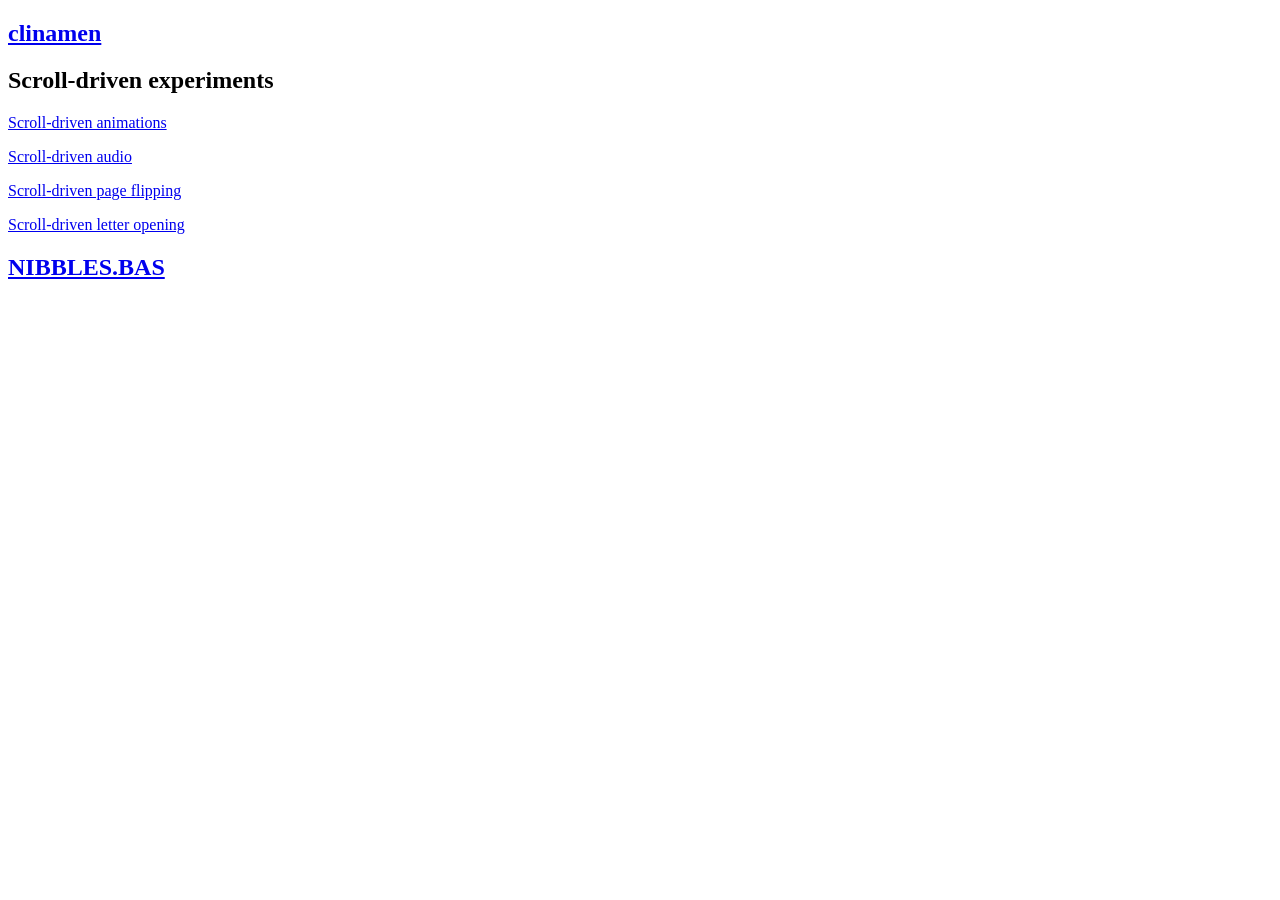
<file: index.html>
<!doctype html>
<html>
  <head>
    <meta name="viewport" content="width=device-width, initial-scale=1.0">
    <title>Joe's World Wide Web Page</title>
  </head>
  <body>
    <h2><a href=/show/clinamen/>clinamen</a></h2>
    <h2>Scroll-driven experiments</h2>
    <p><a href="/show/scroll/">Scroll-driven animations</a></p>
    <p><a href="/show/scroll/audio/">Scroll-driven audio</a></p>
    <p><a href="/show/scroll/album/">Scroll-driven page flipping</a></p>
    <p><a href="/show/scroll/letter/">Scroll-driven letter opening</a></p>
    <h2><a href="/show/nibbles/">NIBBLES.BAS</a></h2>
    <!-- <h2><a href="/show/waypoint/">Waypoint</a></h2> -->
  </body>
</html>
</file>
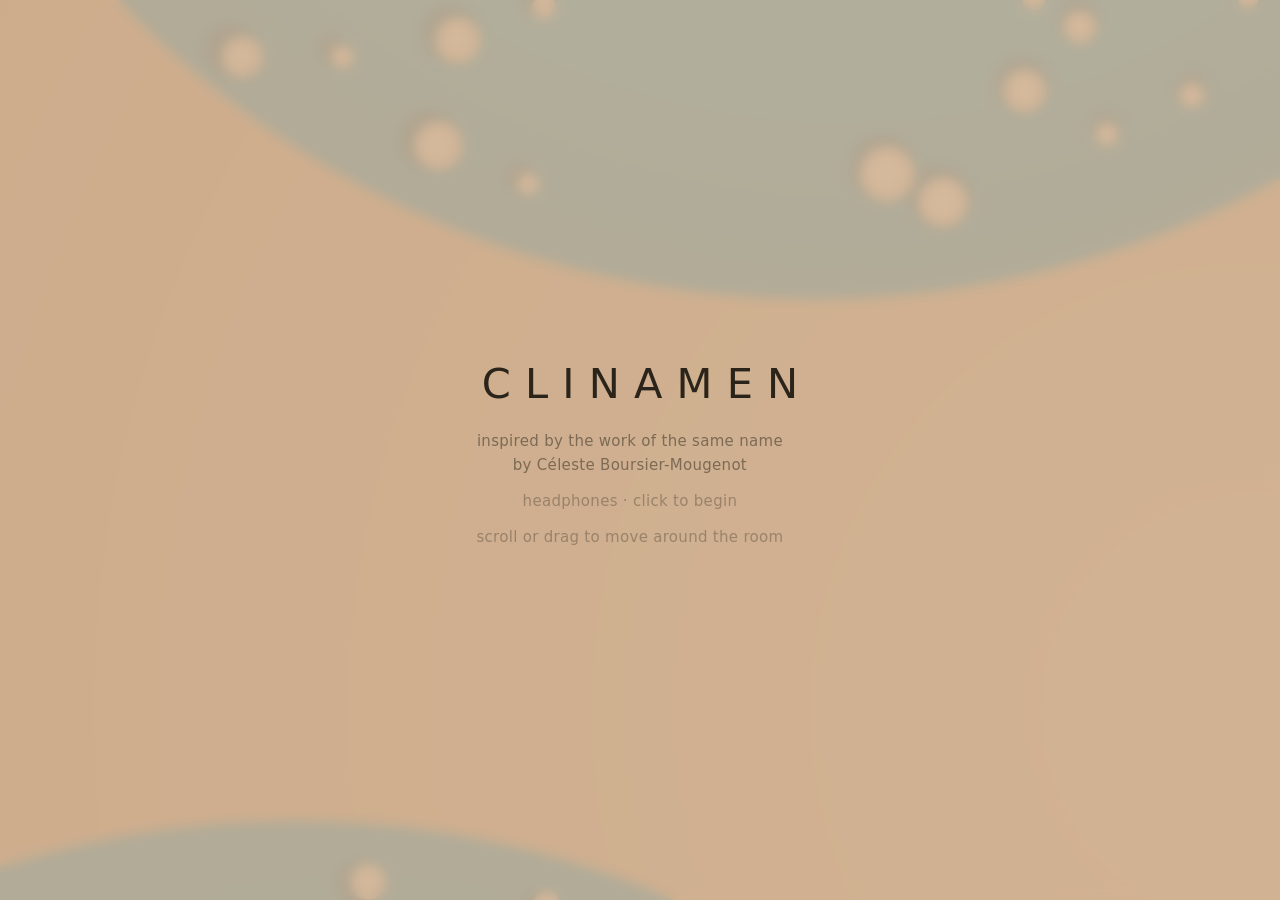
<file: show/clinamen/index.html>
<!doctype html>
<html lang="en">
  <head>
    <meta charset="utf-8" />
    <meta name="viewport" content="width=device-width, initial-scale=1, viewport-fit=cover" />
    <title>clinamen</title>
    <!-- Inline, so the built site stays two files and no host has to be told
         where a favicon lives. A basin in the floor, at the two colours the
         canvas paints them. -->
    <link
      rel="icon"
      href="data:image/svg+xml,%3Csvg xmlns='http://www.w3.org/2000/svg' viewBox='0 0 32 32'%3E%3Crect width='32' height='32' fill='%23cda687'/%3E%3Ccircle cx='16' cy='16' r='9' fill='%2304a8e6'/%3E%3C/svg%3E"
    />
    <style>
      :root {
        color-scheme: light;
      }
      html,
      body {
        margin: 0;
        min-height: 100%;
        /* Birch, matching the floor the canvas paints. */
        background: #cda687;
        /* The canvas owns the viewport; panning is handled by the app rather
           than by a scrollable document. `touch-action` belongs here and not
           on the canvas: it is read off whatever a finger lands on, and the
           first thing a finger lands on is the veil over the top of it. */
        overflow: hidden;
        overscroll-behavior: none;
        touch-action: none;
      }
      /* The canvas is the window, not the world: it stays put over the
         viewport and the floor moves under it. */
      canvas {
        position: fixed;
        inset: 0;
        display: block;
        width: 100%;
        height: 100%;
        /* The floor can be taken hold of and pulled. */
        cursor: grab;
      }
      body.dragging,
      body.dragging canvas {
        cursor: grabbing;
      }
      #veil {
        position: fixed;
        inset: 0;
        display: grid;
        place-content: center;
        gap: 0.75rem;
        text-align: center;
        background: rgba(206, 175, 143, 0.86);
        backdrop-filter: blur(6px);
        color: #4a4032;
        font: 400 15px/1.6 ui-sans-serif, system-ui, -apple-system, sans-serif;
        letter-spacing: 0.02em;
        cursor: pointer;
        transition: opacity 900ms ease;
      }
      #veil h1 {
        margin: 0;
        font-weight: 300;
        font-size: 2.6rem;
        letter-spacing: 0.34em;
        text-indent: 0.34em;
        color: #2b241a;
      }
      #veil p {
        margin: 0;
        max-width: 34ch;
        opacity: 0.62;
      }
      /* The instructions, under the attribution and quieter than it. */
      #veil .aside {
        opacity: 0.4;
      }
      #veil.gone {
        opacity: 0;
        pointer-events: none;
      }
      #hud {
        position: fixed;
        left: 14px;
        bottom: 12px;
        color: #574833;
        font: 400 11px/1.5 ui-monospace, SFMono-Regular, Menlo, monospace;
        letter-spacing: 0.06em;
        opacity: 0;
        transition: opacity 400ms ease;
        pointer-events: none;
        white-space: pre;
      }
      #hud.on {
        opacity: 0.75;
      }
    </style>
    <script type="module" crossorigin src="./assets/main-DxfCeuBP.js"></script>
    <link rel="modulepreload" crossorigin href="./assets/sim-B88PxYSu.js">
  </head>
  <body>
    <canvas id="stage"></canvas>
    <div id="veil">
      <h1>CLINAMEN</h1>
      <p>inspired by the work of the same name by Céleste Boursier-Mougenot</p>
      <p class="aside">headphones · click to begin</p>
      <p class="aside">scroll or drag to move around the room</p>
    </div>
    <div id="hud"></div>
  </body>
</html>
</file>
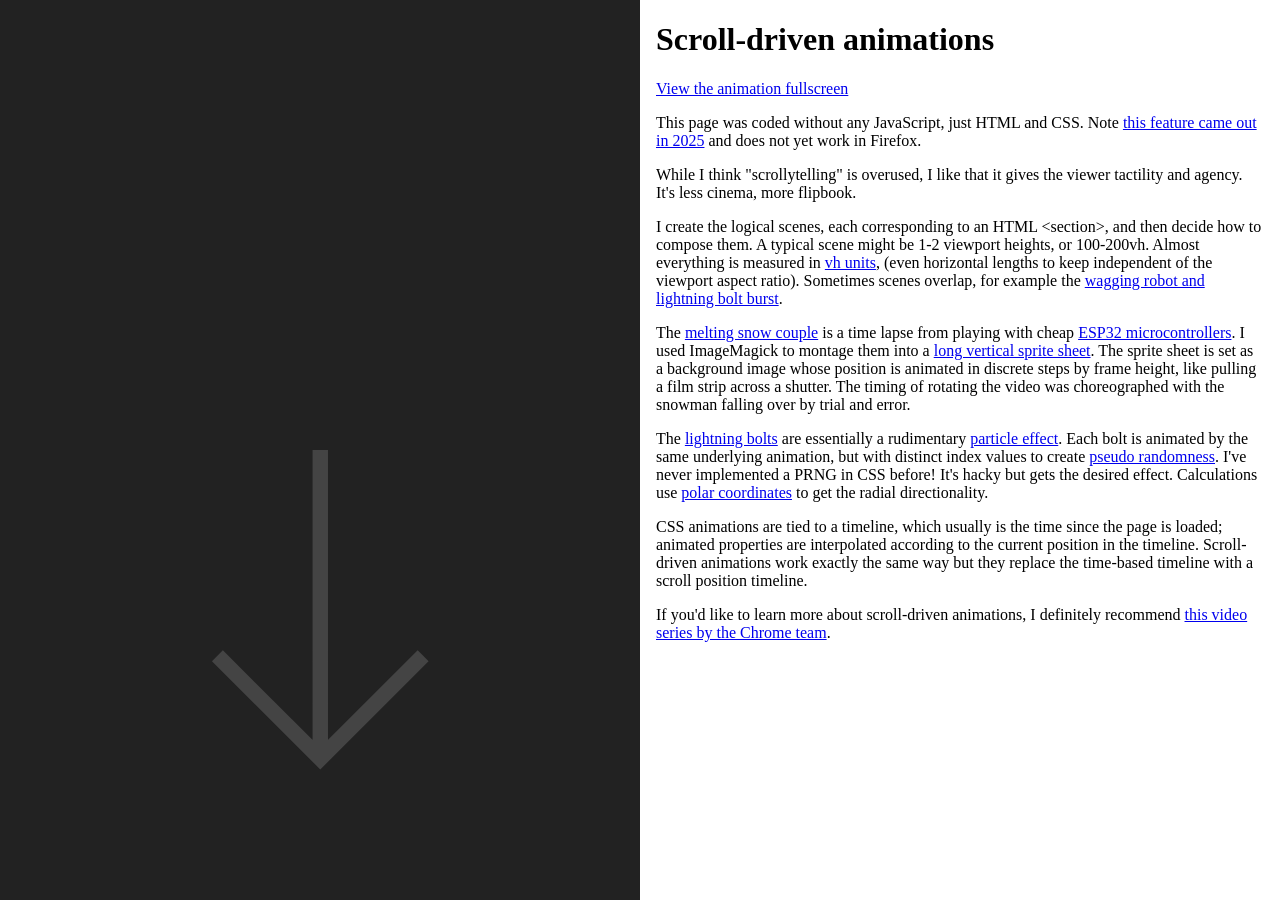
<file: show/scroll/index.html>
<!doctype html>
<html>
  <head>
    <meta name="viewport" content="width=device-width, initial-scale=1">
    <title>Scroll-driven animations</title>
    <style>
      body {
        margin: 0;
        display: grid;
        grid-template-columns: 1fr 1fr;
      }
      iframe {
        width: 100%;
        height: 100vh;
        border: none;
      }
      main {
        height: 100vh;
        overflow-y: auto;
        padding: 0 1rem;
      }

      a[target=_top] {
        display: none;
      }

      @media (max-width: 768px) {
        body {
          display: block;
        }
        iframe {
          display: none;
        }
        main {
          height: auto;
        }
        a[target=scroll] {
          display: none;
        }
        a[target=_top] {
          display: inline;
        }
      }
    </style>
  </head>
  <body>
    <iframe name=scroll src="animation/"></iframe>
    <main>

<h1>Scroll-driven animations</h1>

<p><a href="animation/">View the animation fullscreen</a>

<p>This page was coded without any JavaScript, just HTML and CSS. Note
<a href="https://caniuse.com/wf-scroll-driven-animations">this feature came out in 2025</a>
and does not yet work in Firefox.

<p>While I think "scrollytelling" is overused, I like that it gives the viewer tactility and agency. It's less cinema, more flipbook.

<p>I create the logical scenes, each corresponding to an HTML &lt;section&gt;,
and then decide how to compose them.
A typical scene might be 1-2 viewport heights, or 100-200vh.
Almost everything is measured in
<a href="https://developer.mozilla.org/en-US/docs/Learn_web_development/Core/Styling_basics/Values_and_units#relative_length_units">vh units</a>,
(even horizontal lengths to keep independent of the viewport aspect ratio).
Sometimes scenes overlap, for example the
<a target=scroll href="animation/#timber">wagging robot and lightning bolt burst</a><a target=_top href="animation/#timber">wagging robot and lightning bolt burst</a>.

<p>The <a target=scroll href="animation/#snowcouple">melting snow couple</a><a target=_top href="animation/#snowcouple">melting snow couple</a>
is a time lapse from playing with cheap
<a href="https://lastminuteengineers.com/getting-started-with-esp32-cam/">ESP32 microcontrollers</a>.
I used ImageMagick to montage them into a <a href=snowcouple.jpg>long vertical sprite sheet</a>.
The sprite sheet is set as a background image whose position is animated in
discrete steps by frame height, like pulling a film strip across a shutter.
The timing of rotating the video was choreographed with the snowman falling over
by trial and error.

<p>The <a target=scroll href="animation/#burst">lightning bolts</a><a target=_top href="animation/#burst">lightning bolts</a>
are essentially a rudimentary
<a href="https://www.joshwcomeau.com/email/2025-09-25-secret-ingredient/">particle effect</a>.
Each bolt is animated by the same underlying animation, but with distinct index
values to create
<a href="https://dev.to/mimafogeus2/randomness-and-random-numbers-in-css-2gfl">pseudo randomness</a>.
I've never implemented a PRNG in CSS before! It's hacky but gets the desired effect.
Calculations use
<a href="https://www.joshwcomeau.com/blog/whimsical-animations/#particles-3">polar coordinates</a>
to get the radial directionality.

<p>CSS animations are tied to a timeline, which usually is the time since the page is loaded; animated properties are interpolated according to the current position in the timeline. Scroll-driven animations work exactly the same way but they replace the time-based timeline with a scroll position timeline.

<p>If you'd like to learn more about scroll-driven animations, I definitely recommend
<a href="https://www.youtube.com/playlist?list=PLNYkxOF6rcICM3ttukz9x5LCNOHfWBVnn">this video series by the Chrome team</a>.

    </main>
  </body>
</html>
</file>
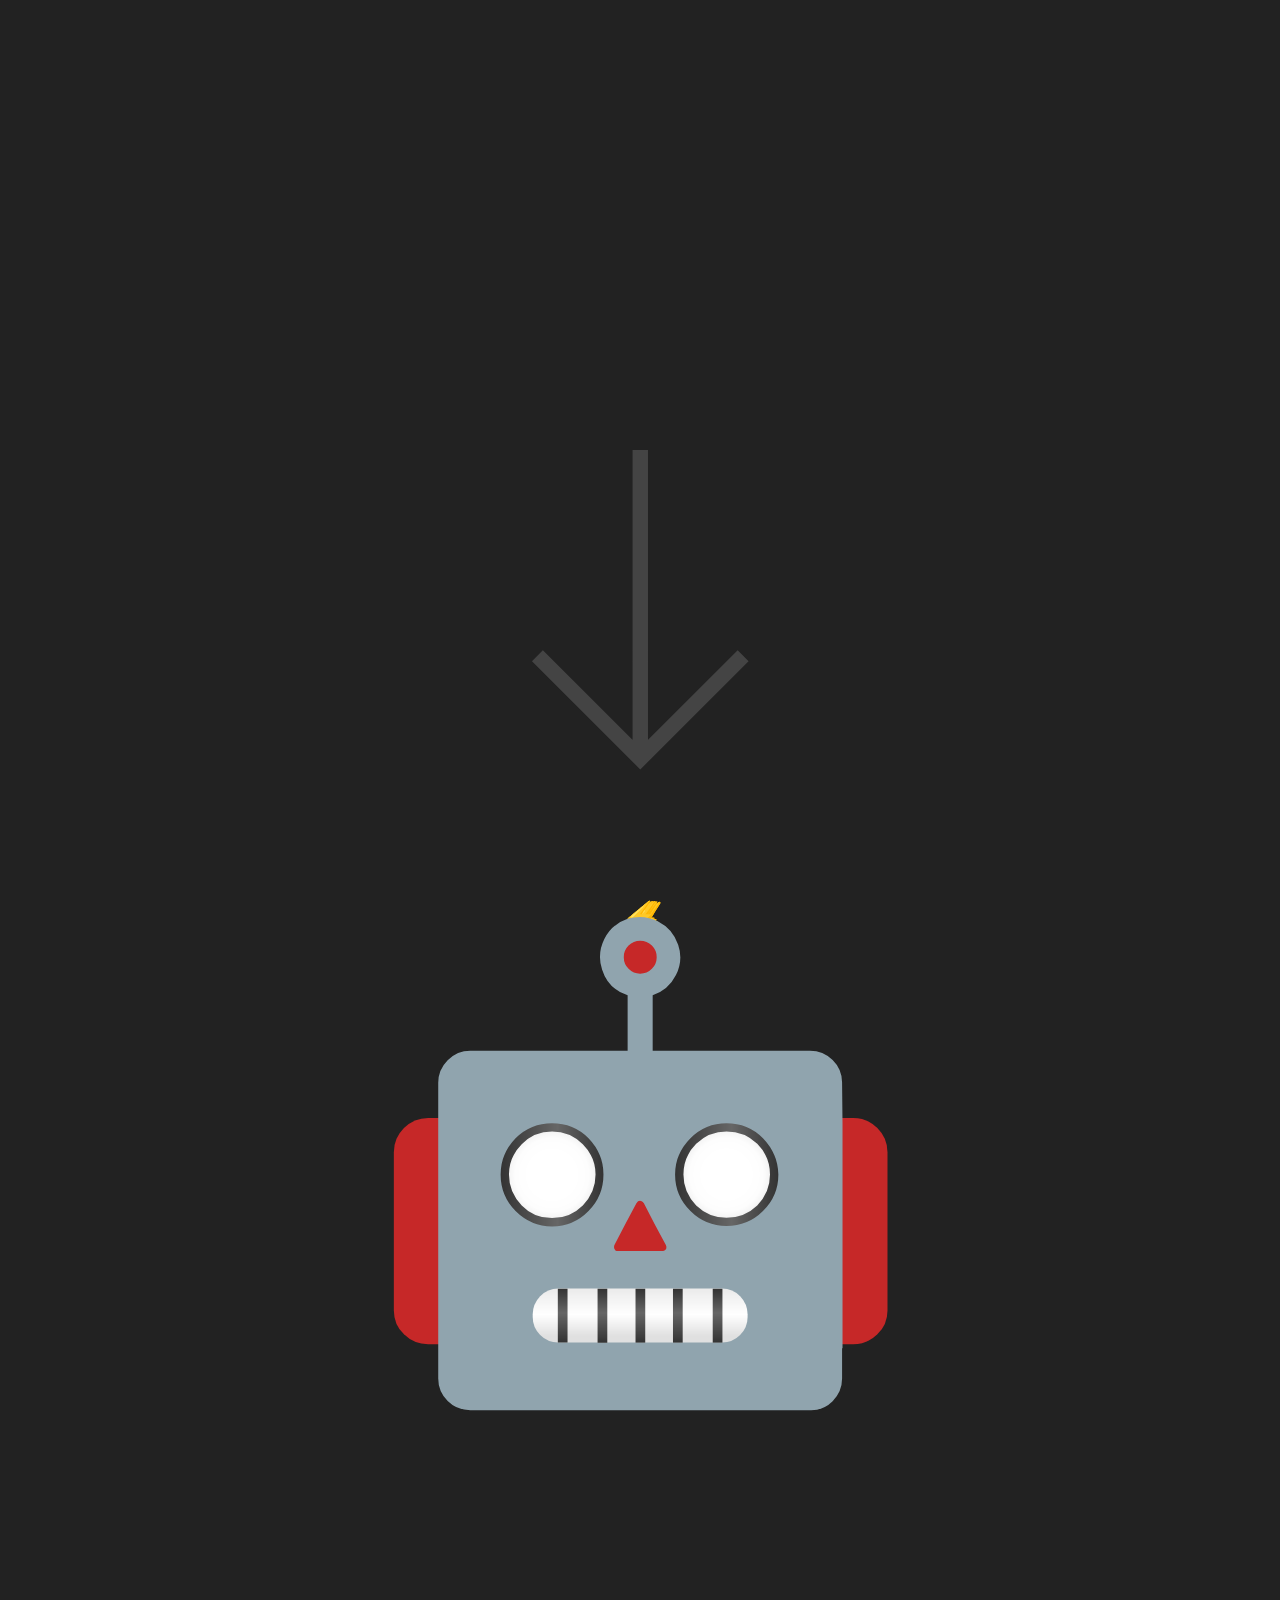
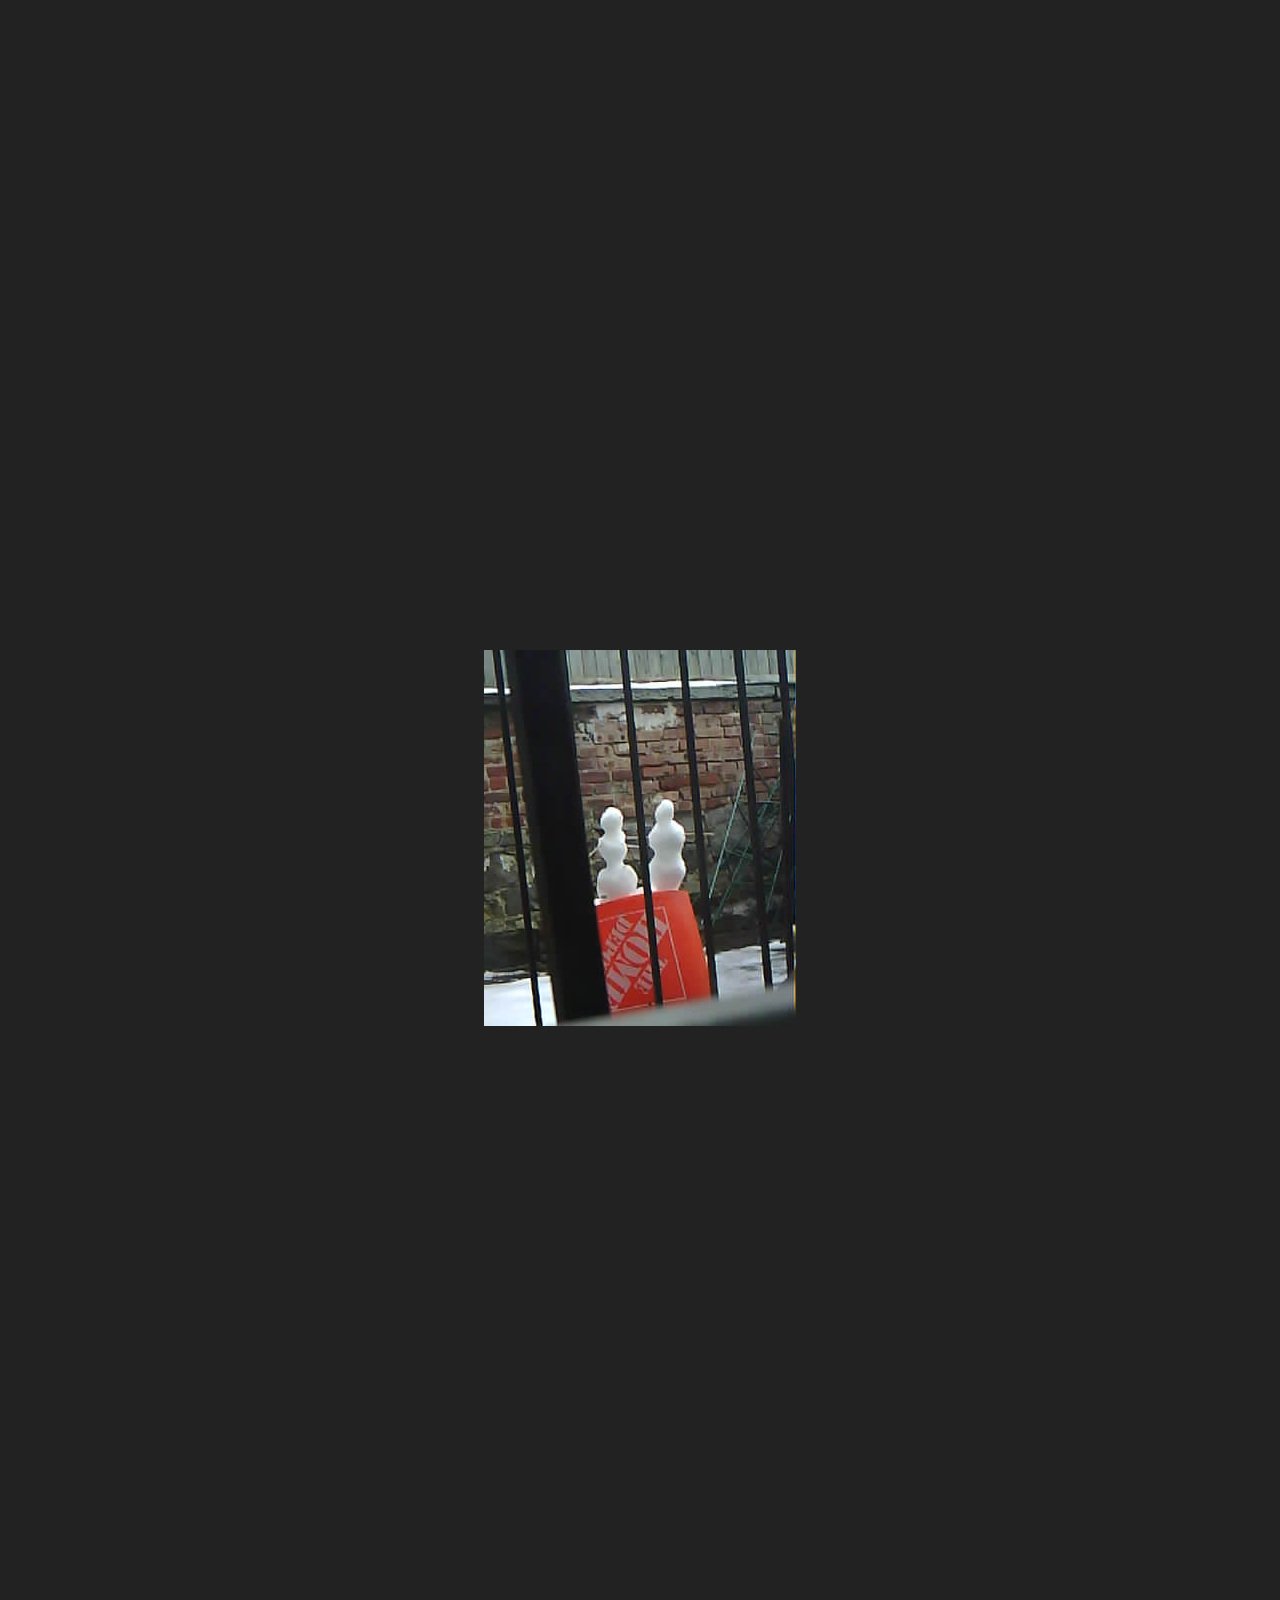
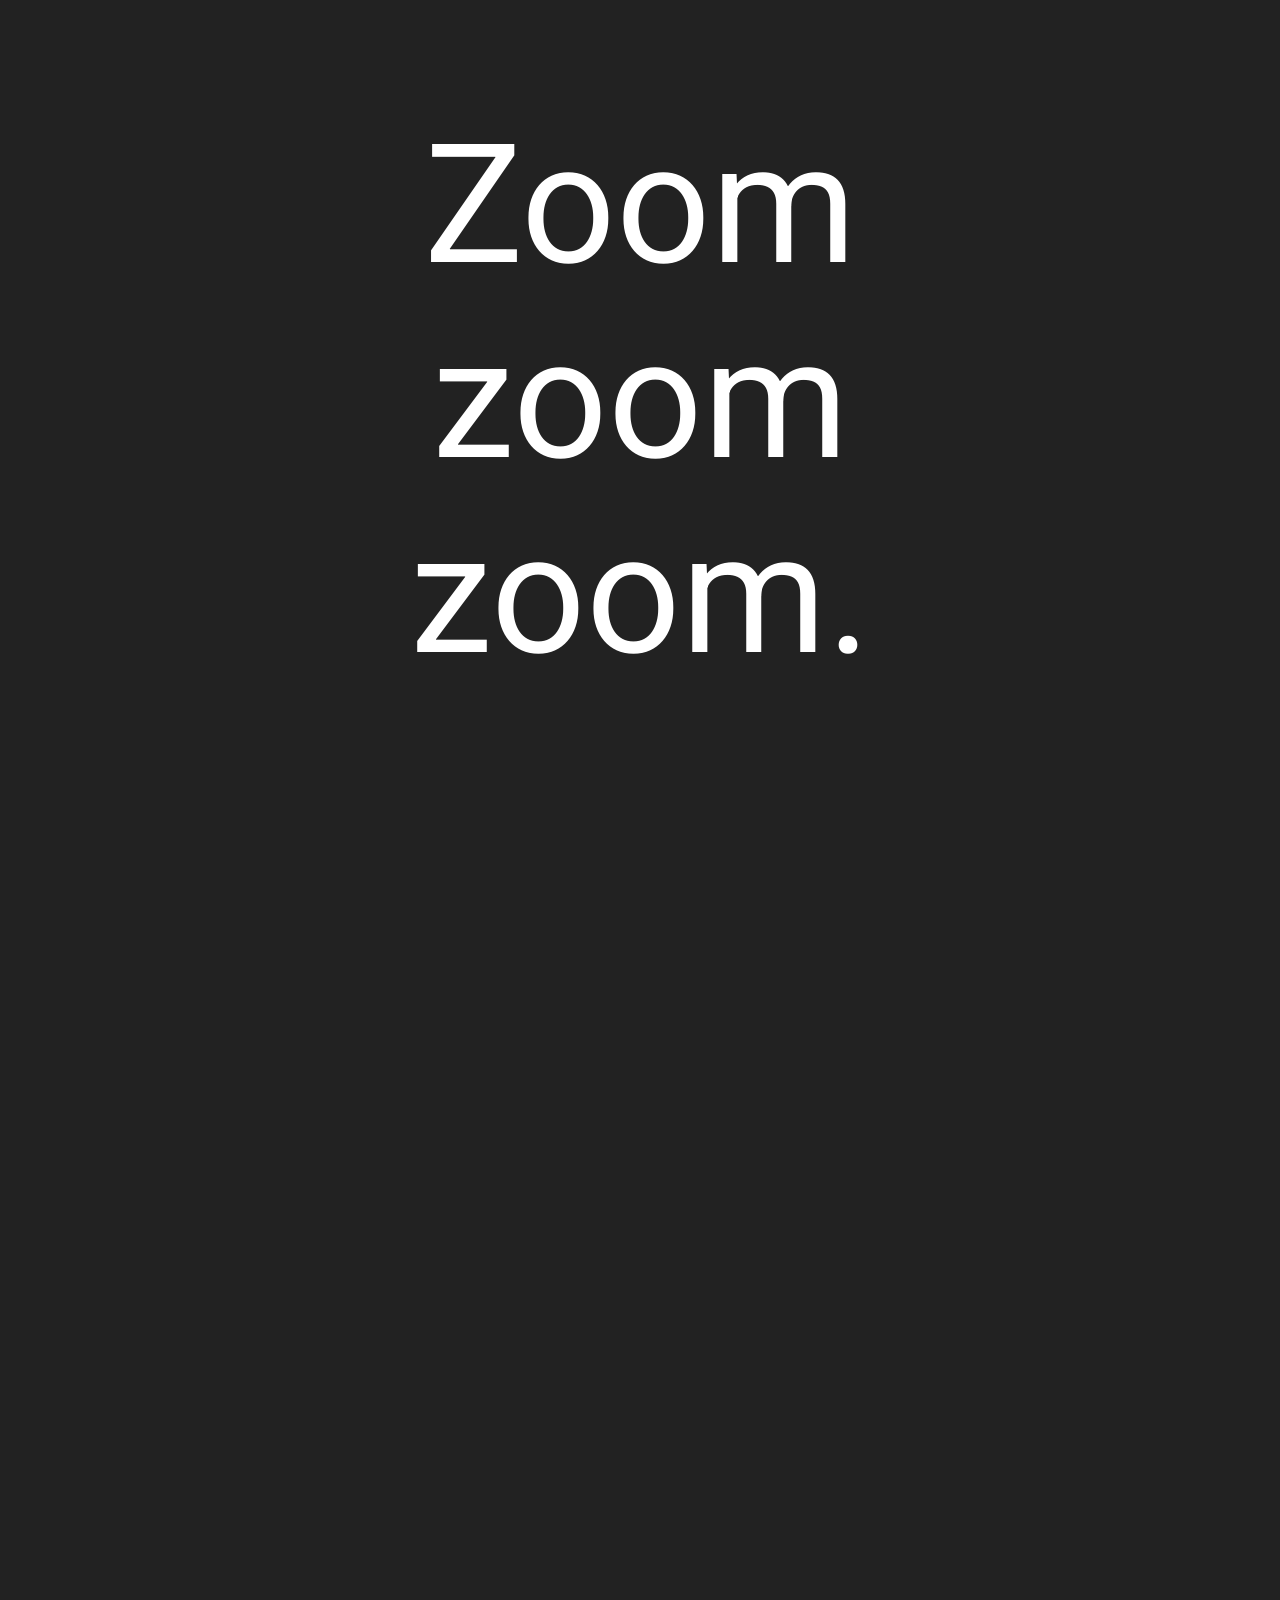
<file: show/scroll/animation/index.html>
<!doctype html>
<html>
  <head>
    <meta charset=utf-8>
    <meta name=viewport content="width=device-width, initial-scale=1">
    <link rel="preconnect" href="https://fonts.gstatic.com" crossorigin>
    <link href="https://fonts.googleapis.com/css2?family=Noto+Color+Emoji&family=Roboto&display=swap" rel="stylesheet">
    <link rel=stylesheet href=style.css>
    <link rel=stylesheet href=snot.css>
    <link rel=stylesheet href=snowcouple.css>
    <link rel=stylesheet href=zoom.css>
    <link rel=stylesheet href=timber.css>
    <link rel=stylesheet href=burst.css>
  </head>
  <body>

<section id=initial>
  <svg viewBox="0 -2 6 7">
    <path d="M3 -2 L3 4 M1 2 L3 4 5 2" stroke=#444 stroke-width=.3 fill=transparent />
  </svg>
</section>

<section id=snot>
  <div id=snot-c></div>
  <div id=snot-j></div>
</section>

<section id=snowcouple><div></div></section>

<section id=zoom>
  Zoom <span>zoom</span> zoom.
</section>

<section id=timber><div>🤖</div></section>

<section id=burst>
  <div>⚡️</div>
  <div>⚡️</div>
  <div>⚡️</div>
  <div>⚡️</div>
  <div>⚡️</div>
  <div>⚡️</div>
  <div>⚡️</div>
  <div>⚡️</div>
  <div>⚡️</div>
  <div>⚡️</div>
  <div>⚡️</div>
  <div>⚡️</div>
  <div>⚡️</div>
  <div>⚡️</div>
  <div>⚡️</div>
</section>

<section></section>

  </body>
</html>
</file>
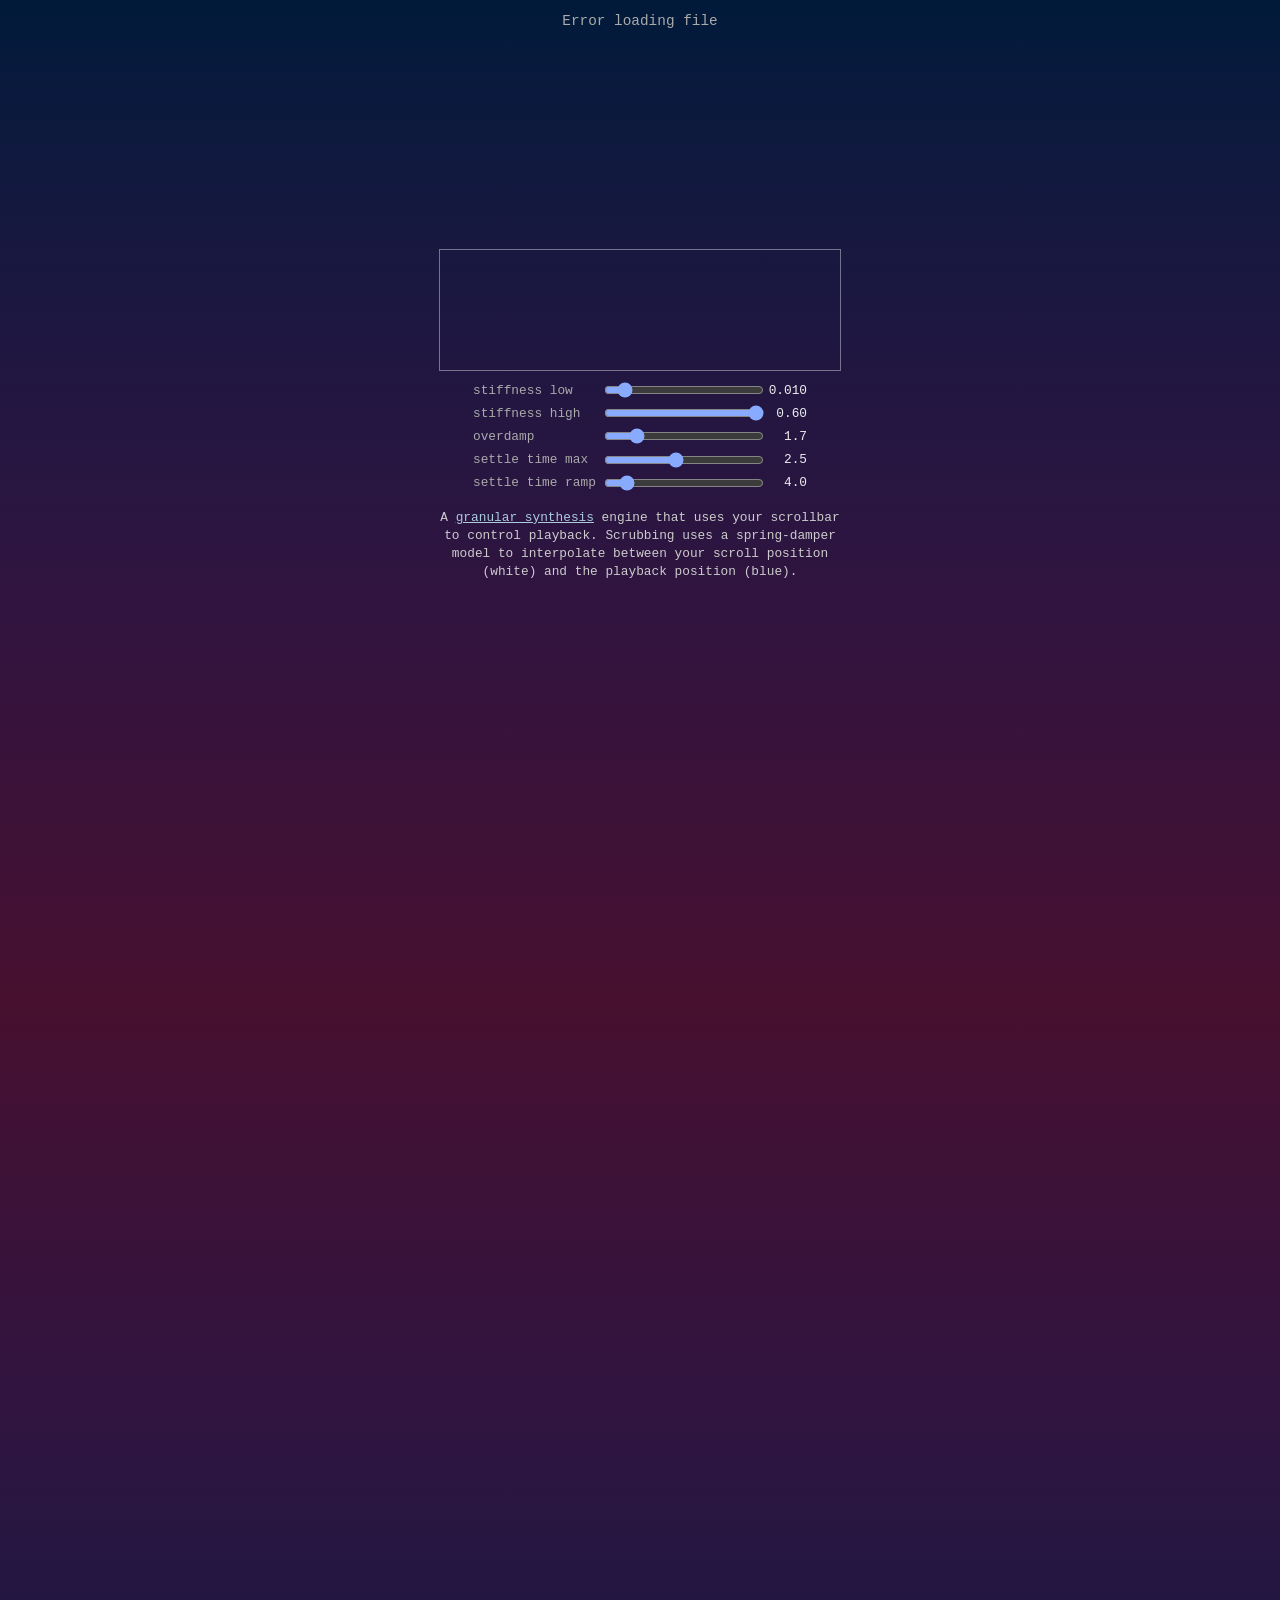
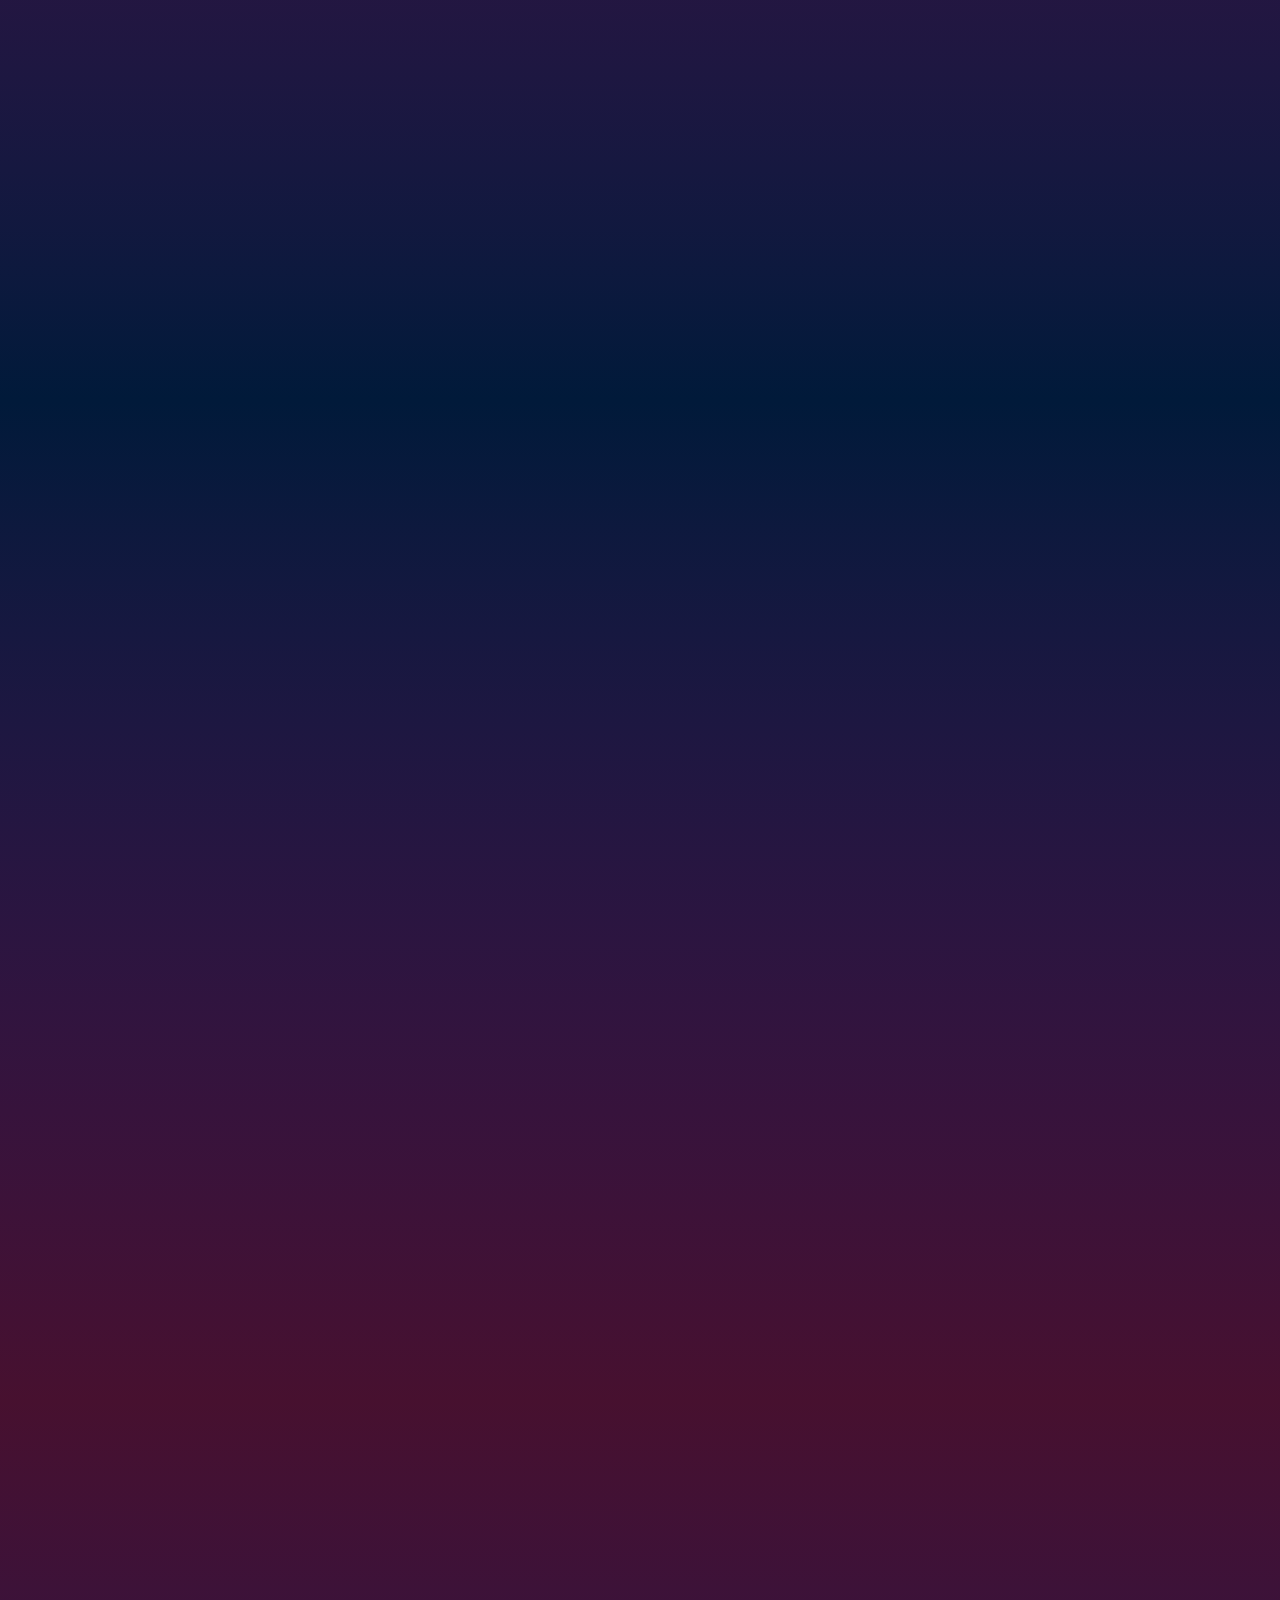
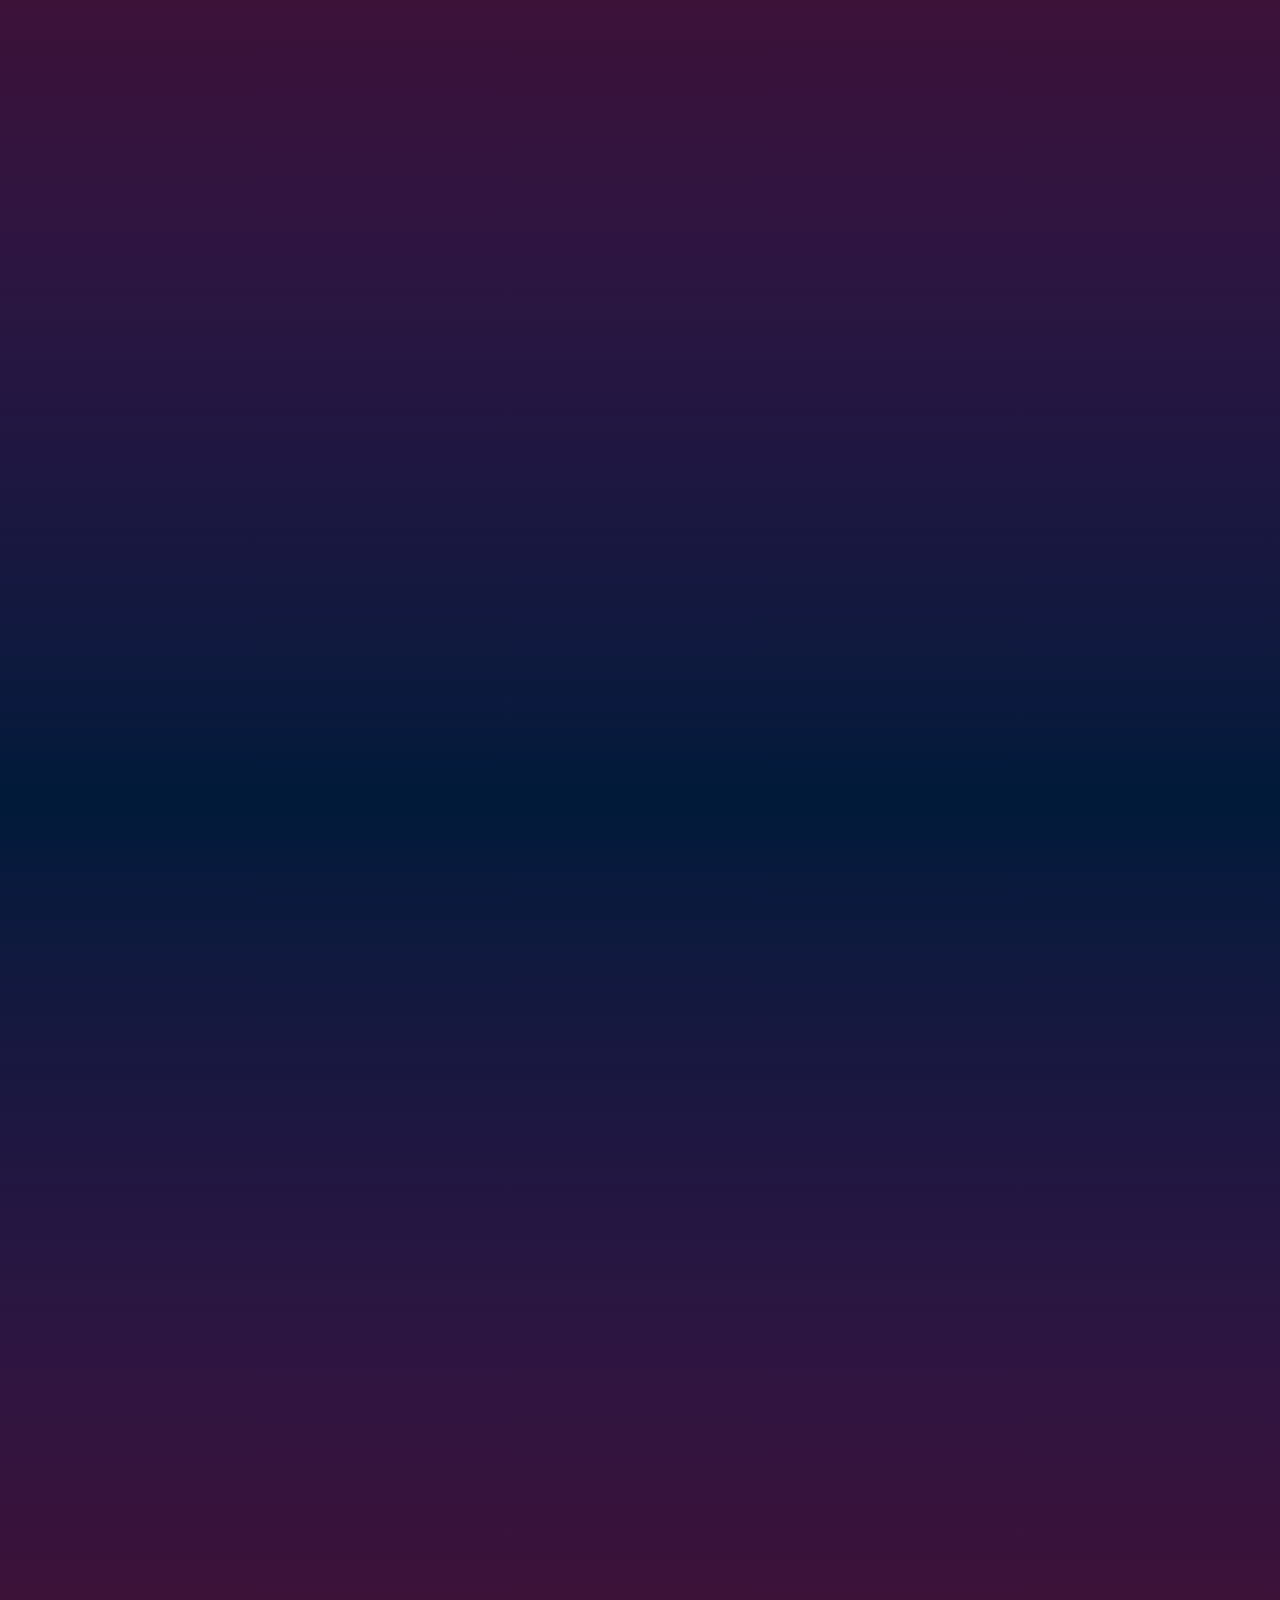
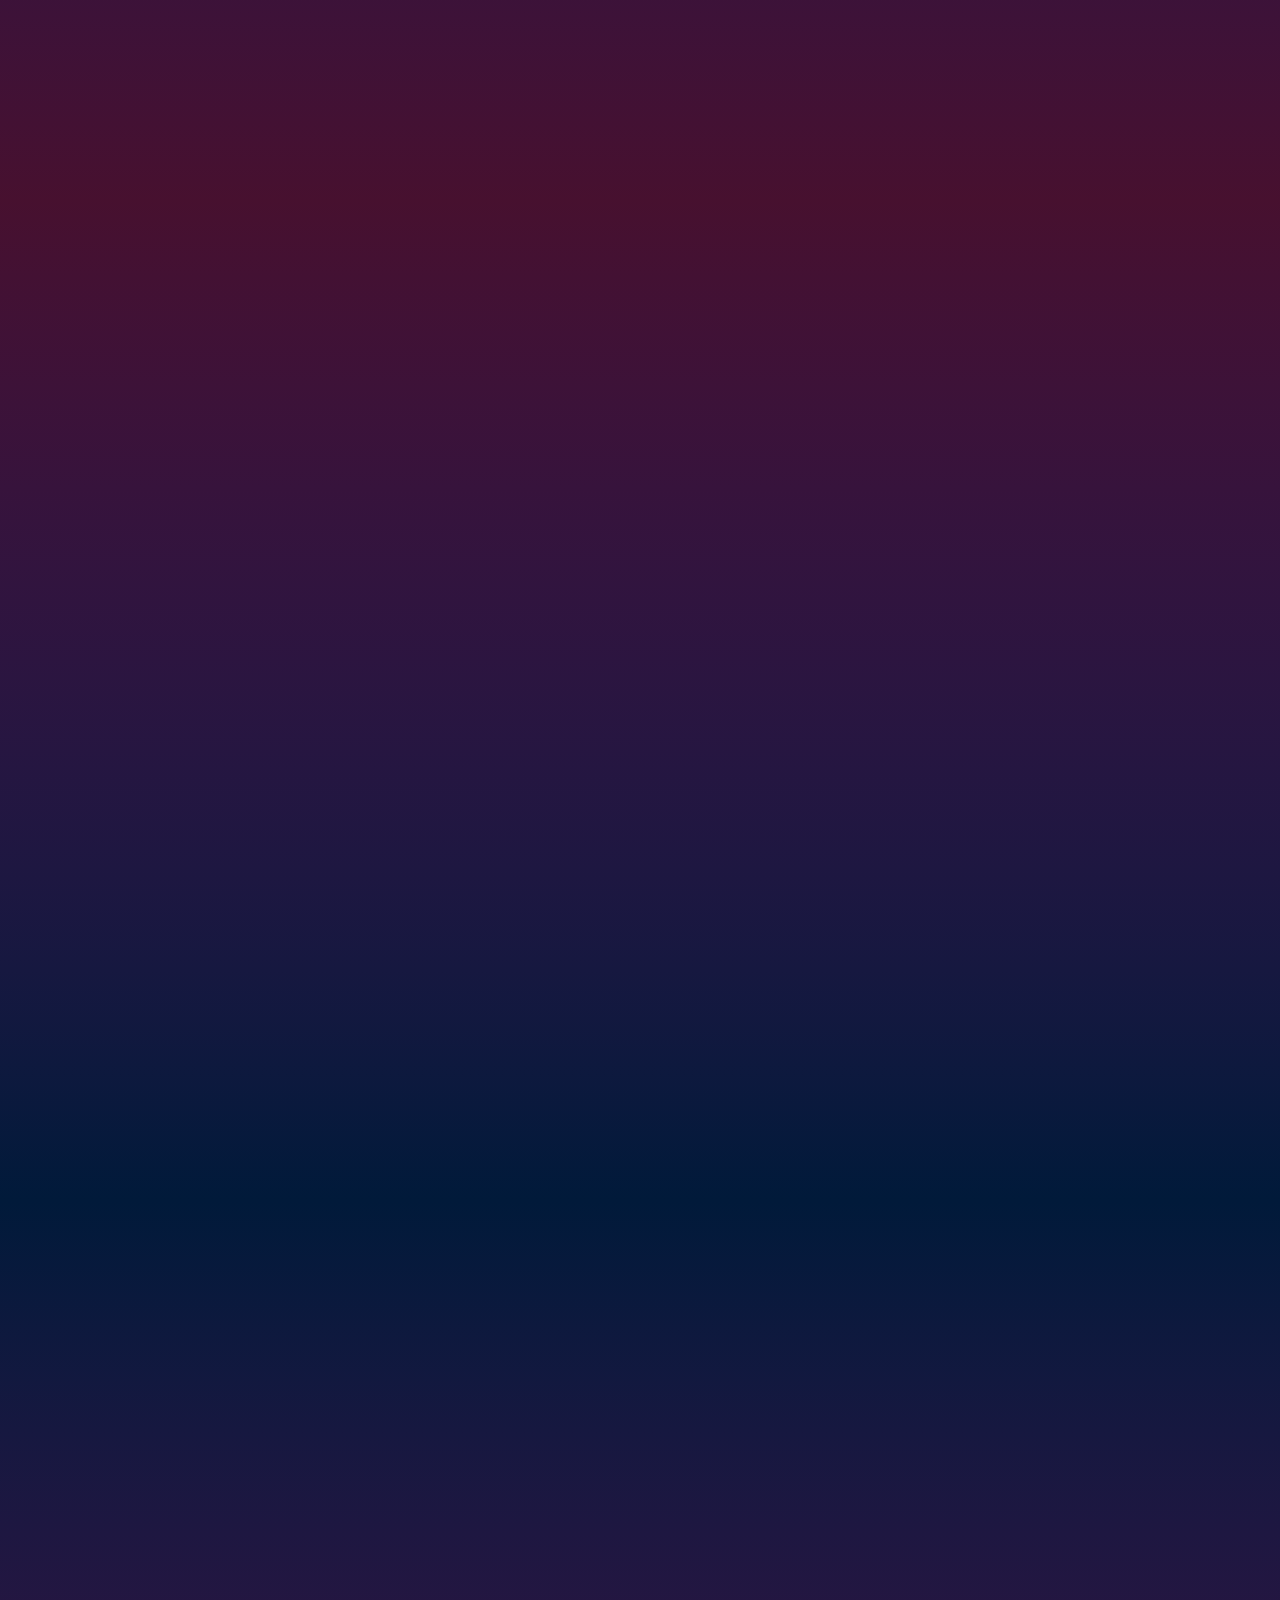
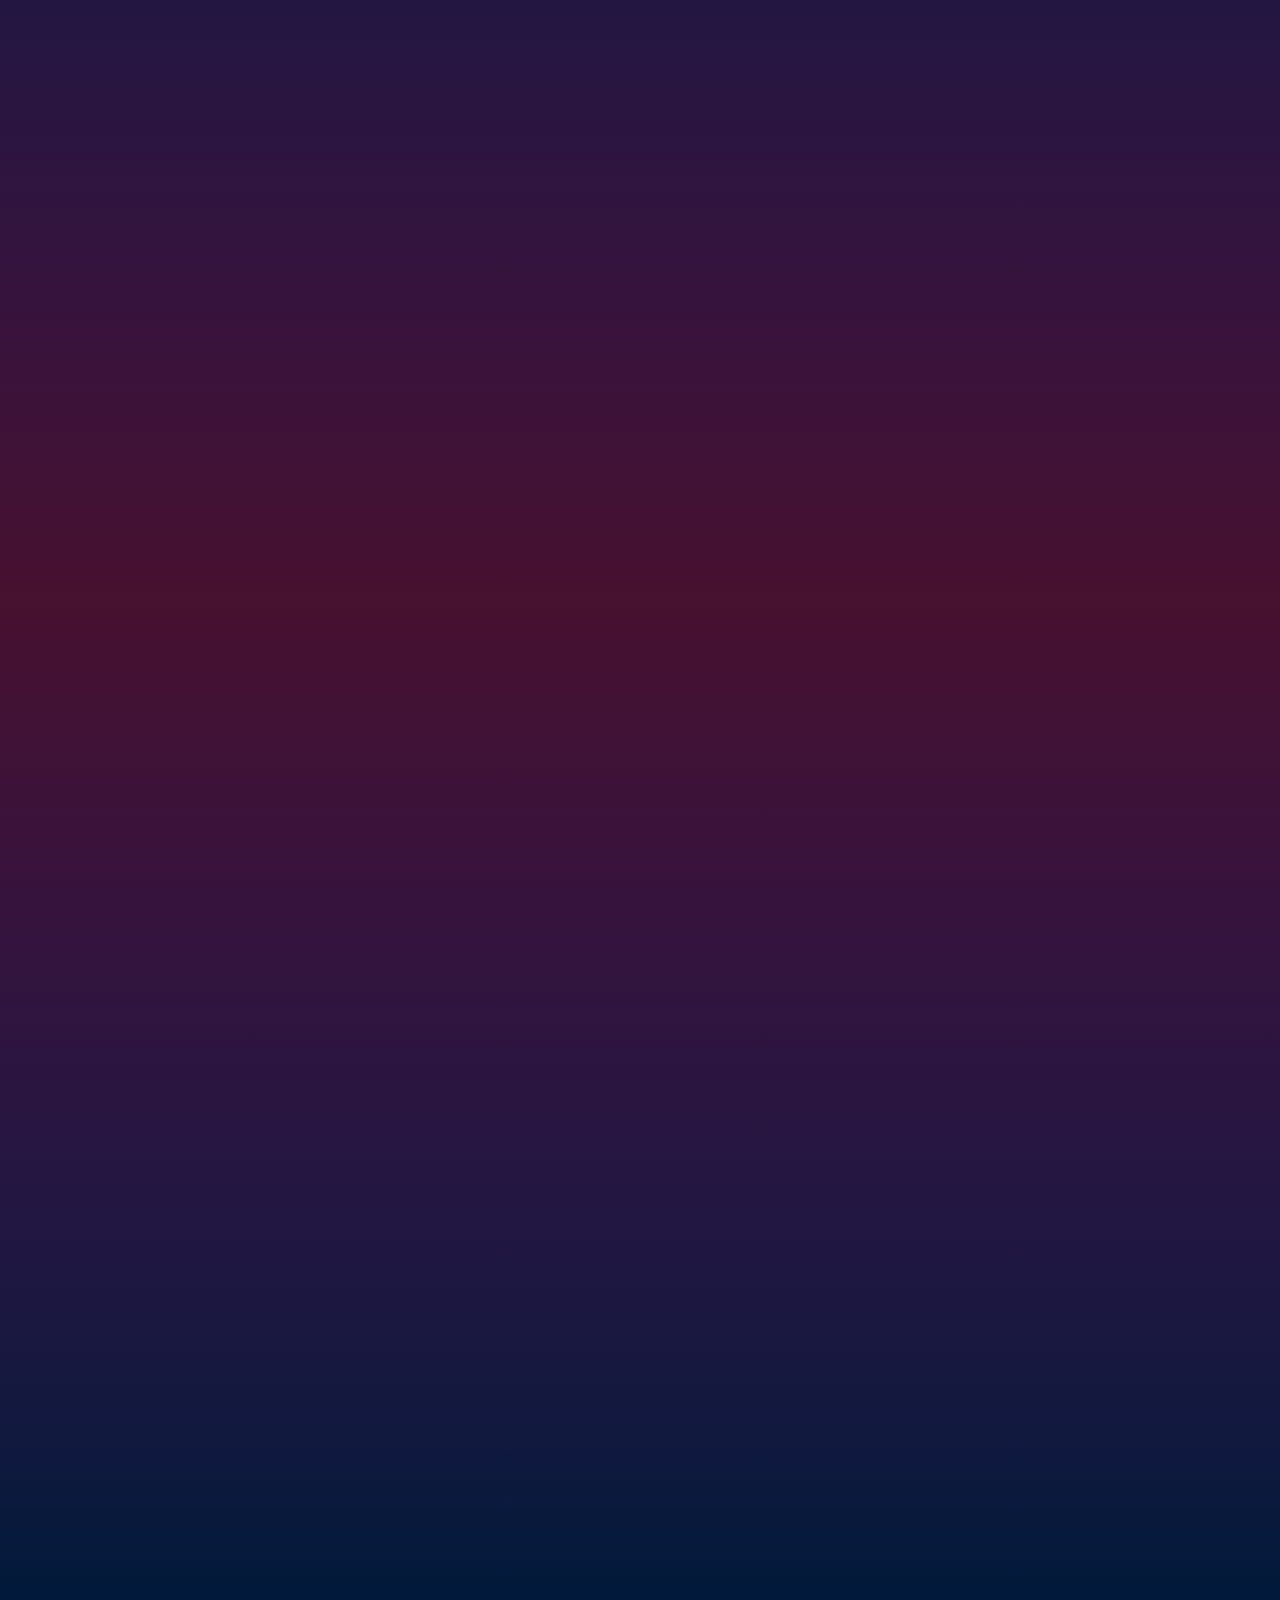
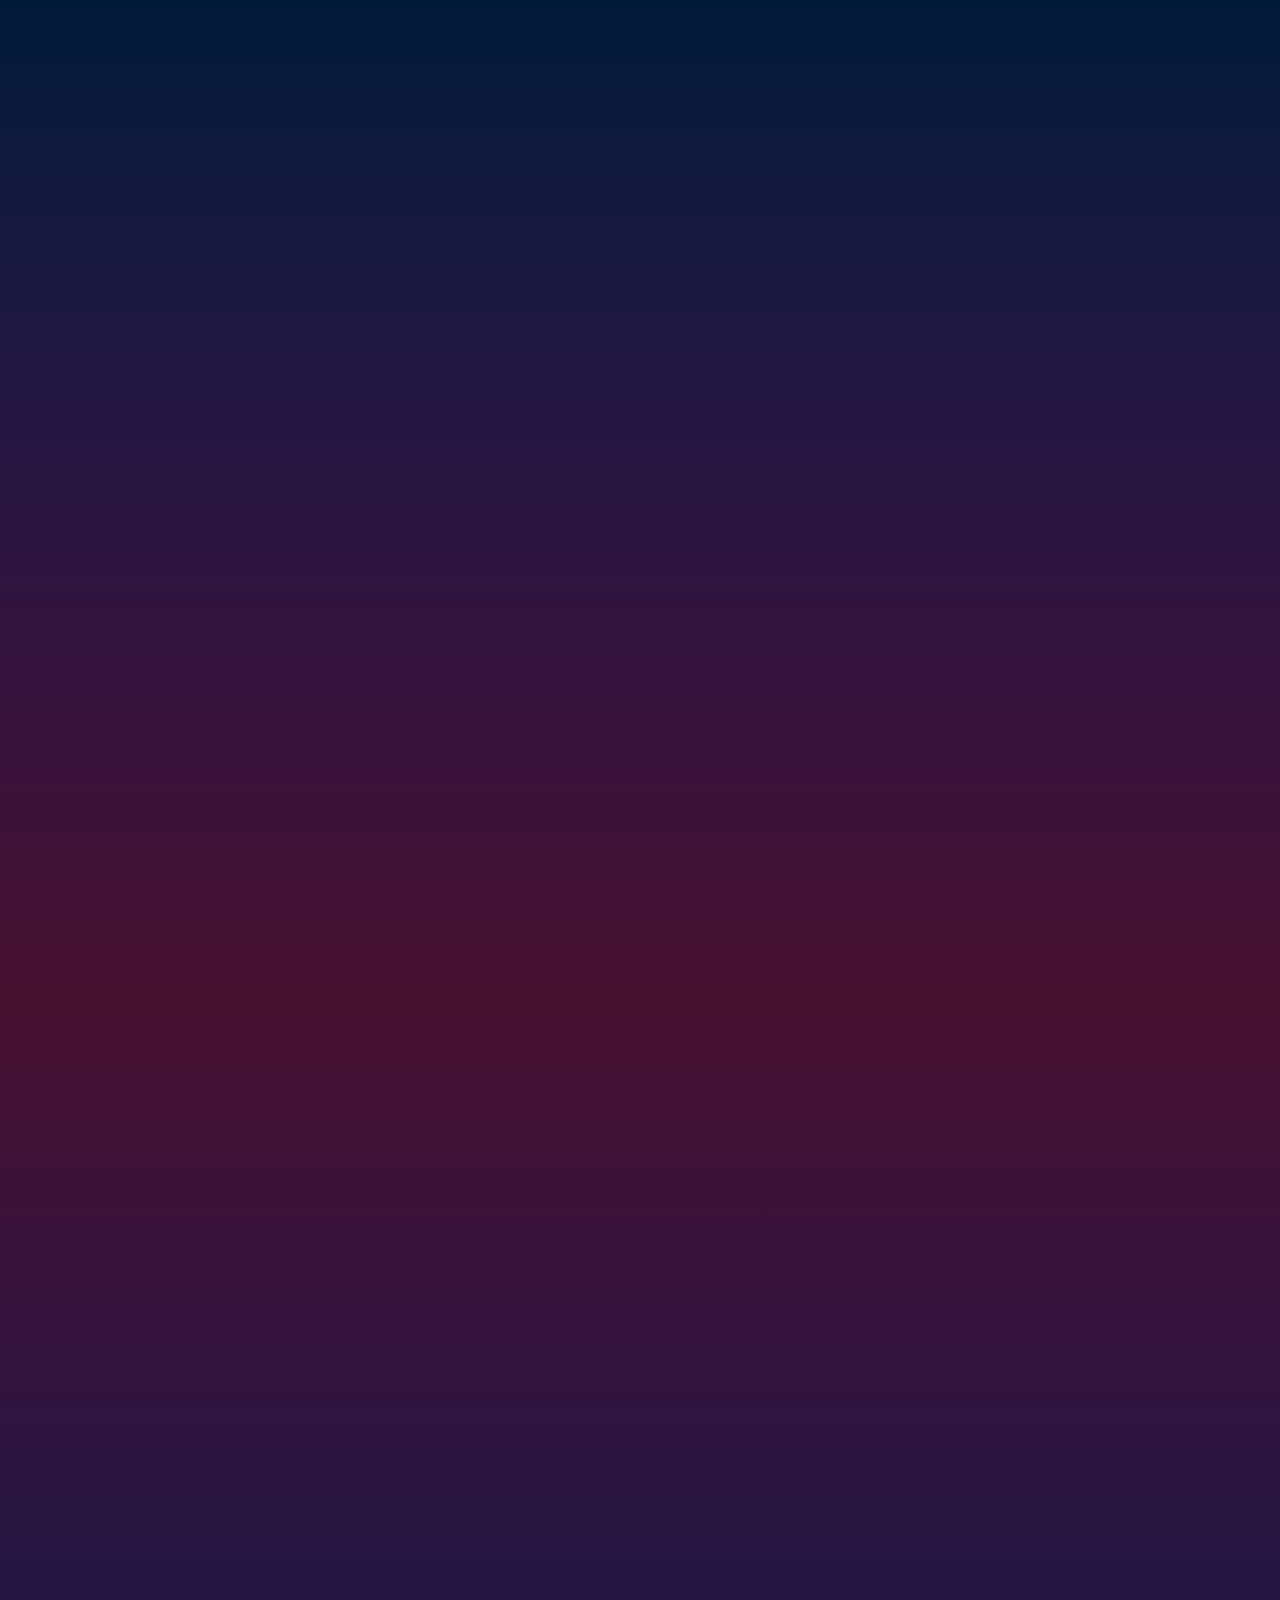
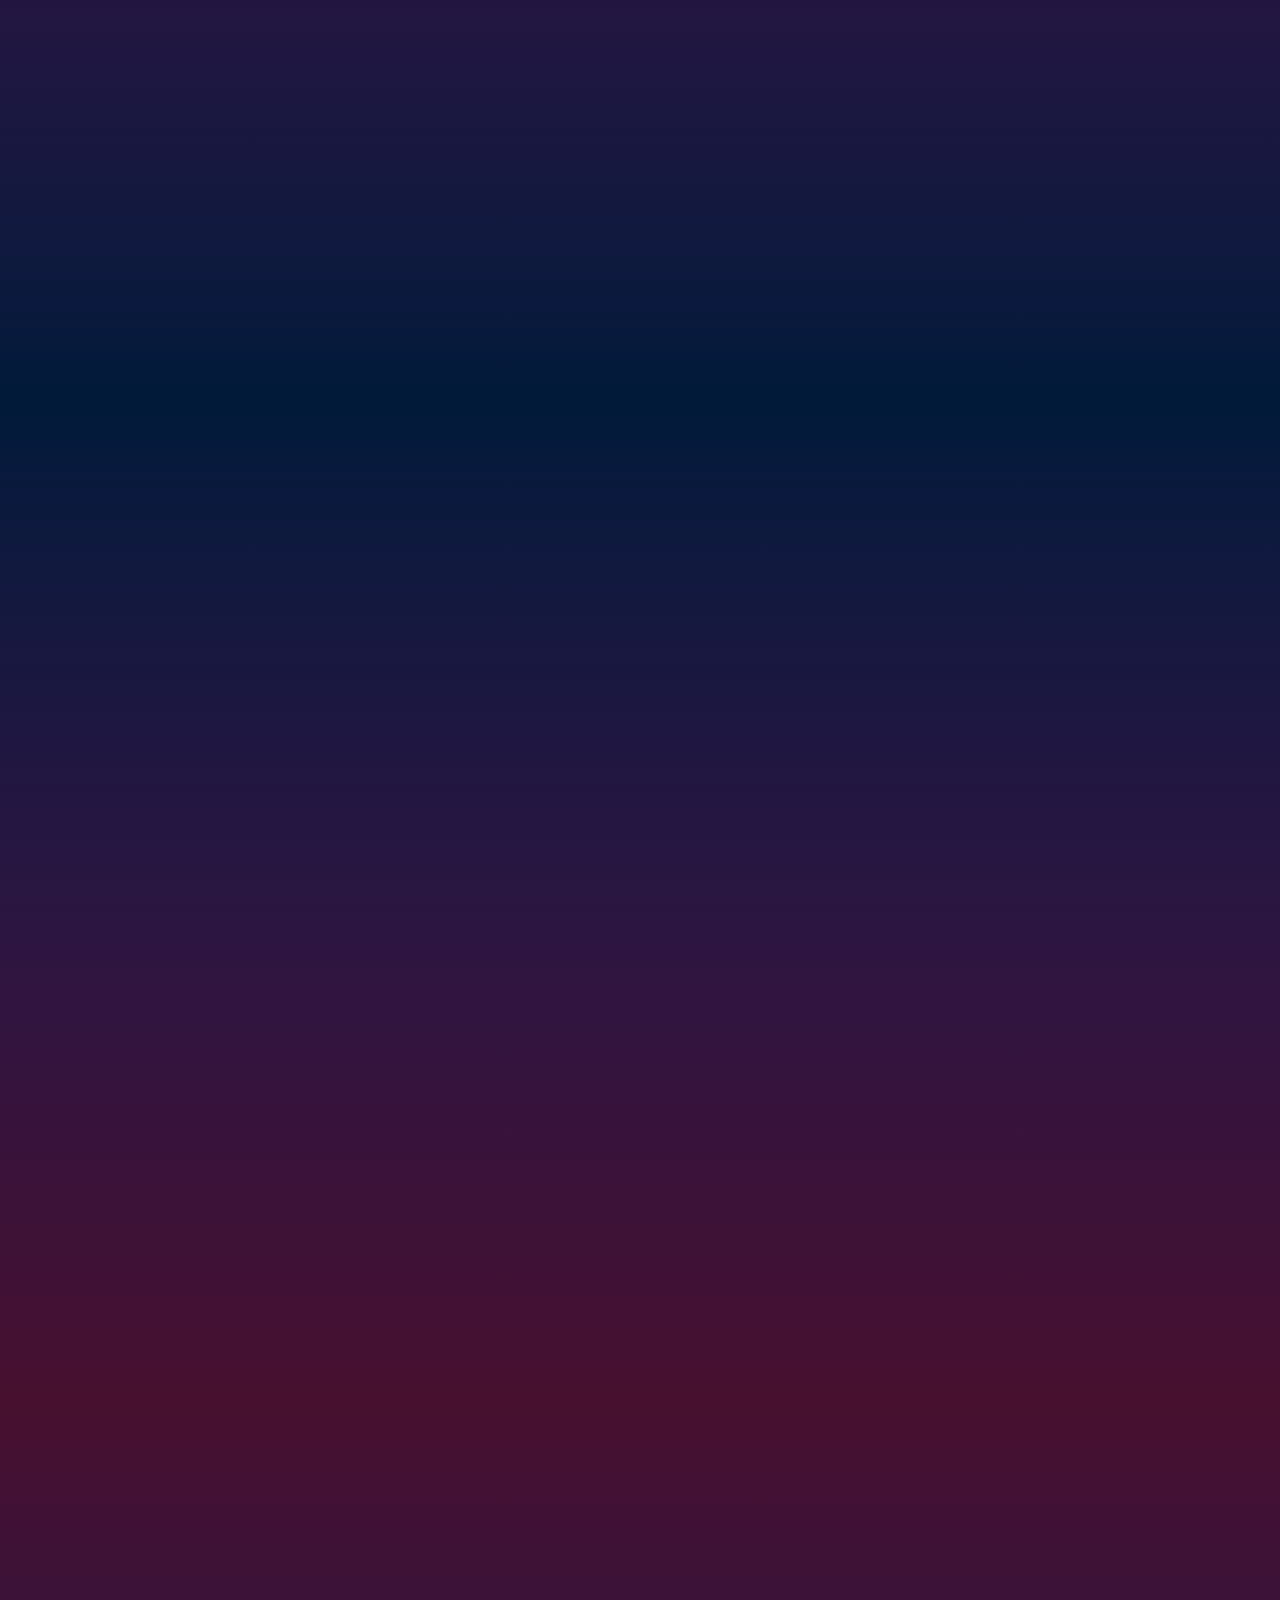
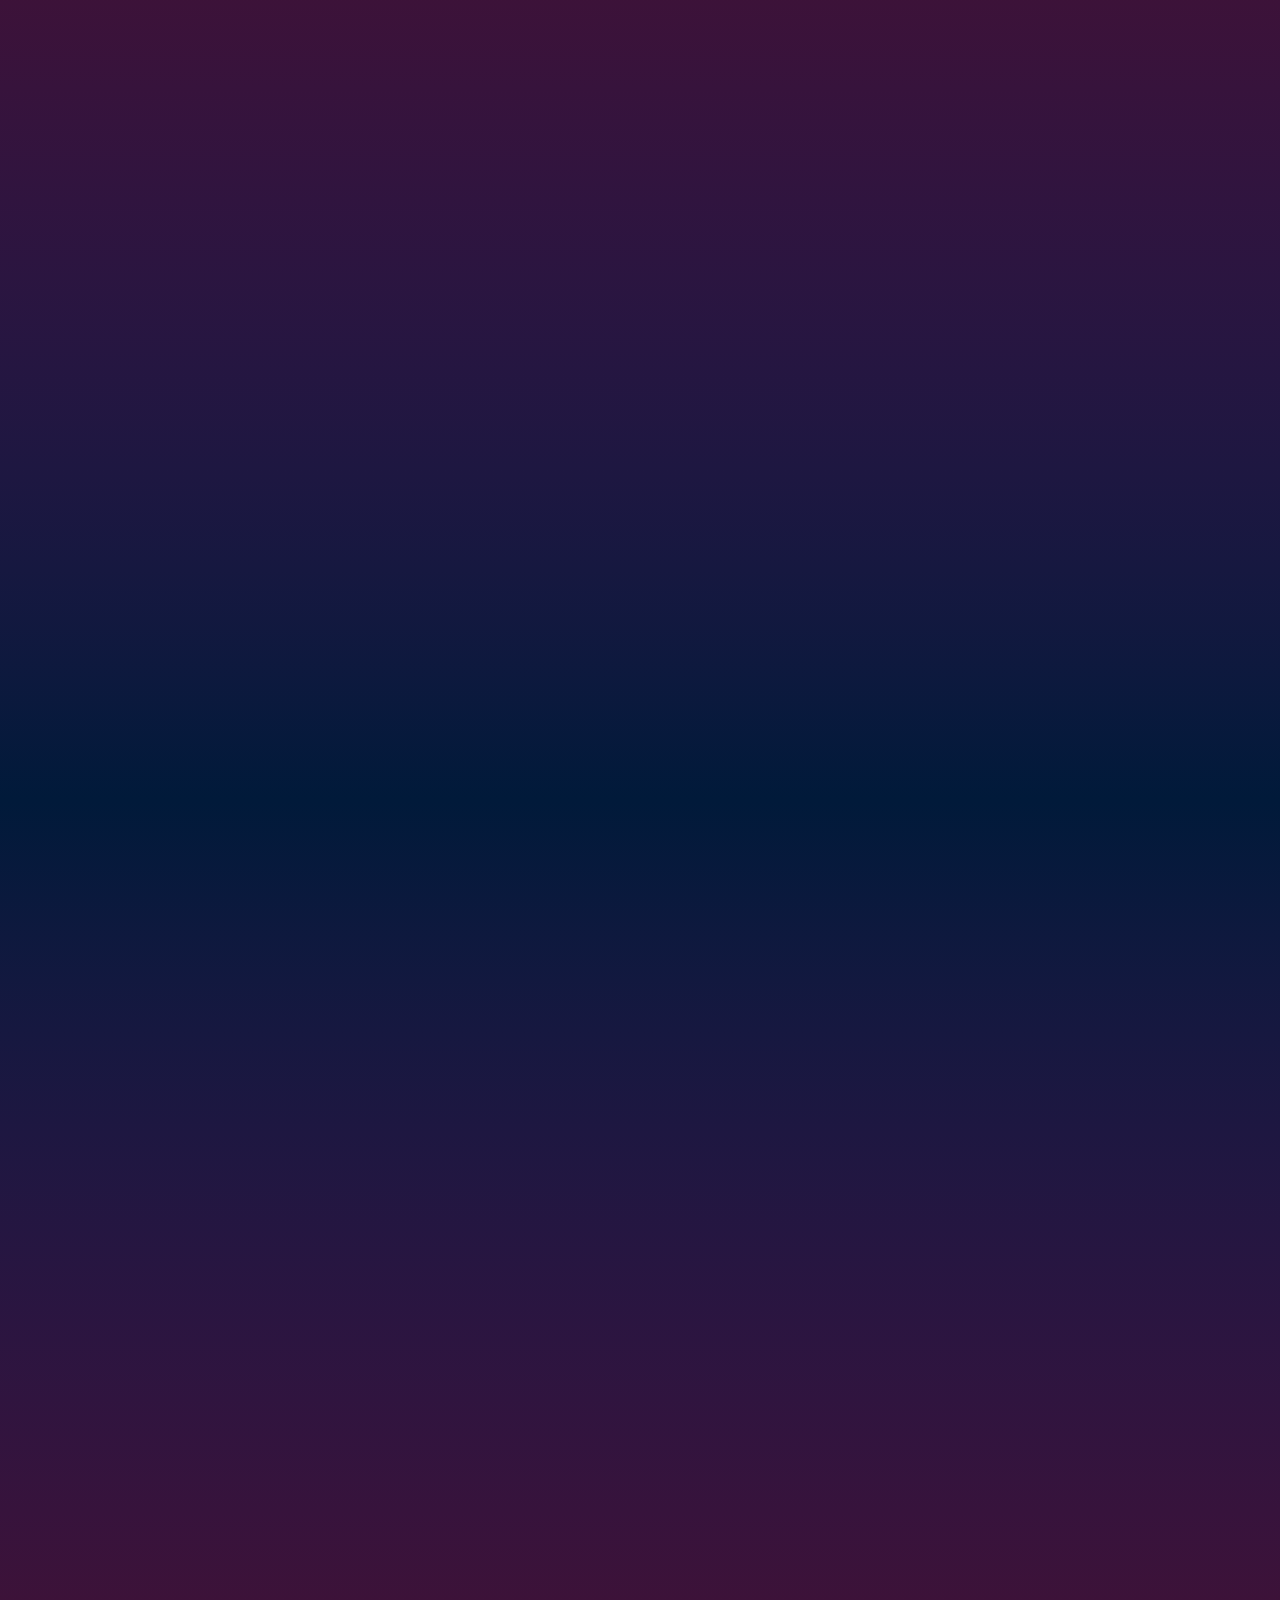
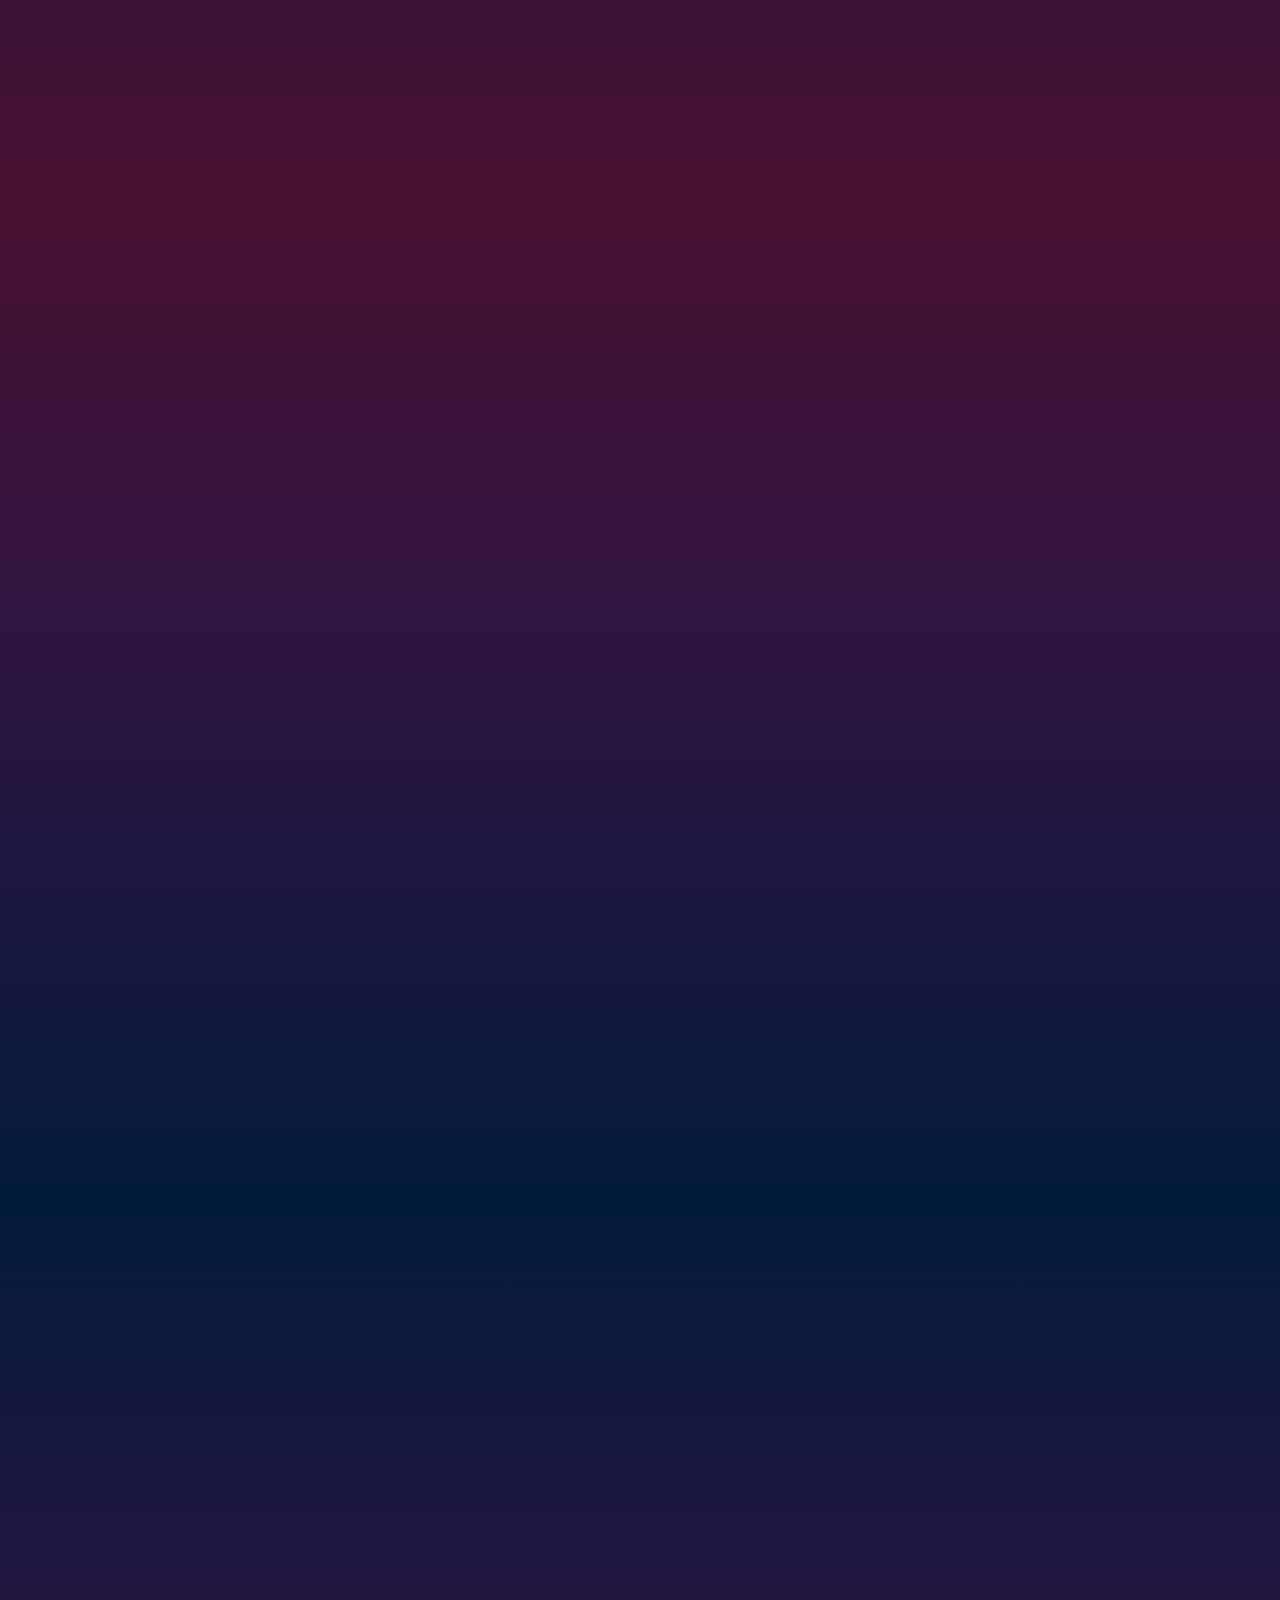
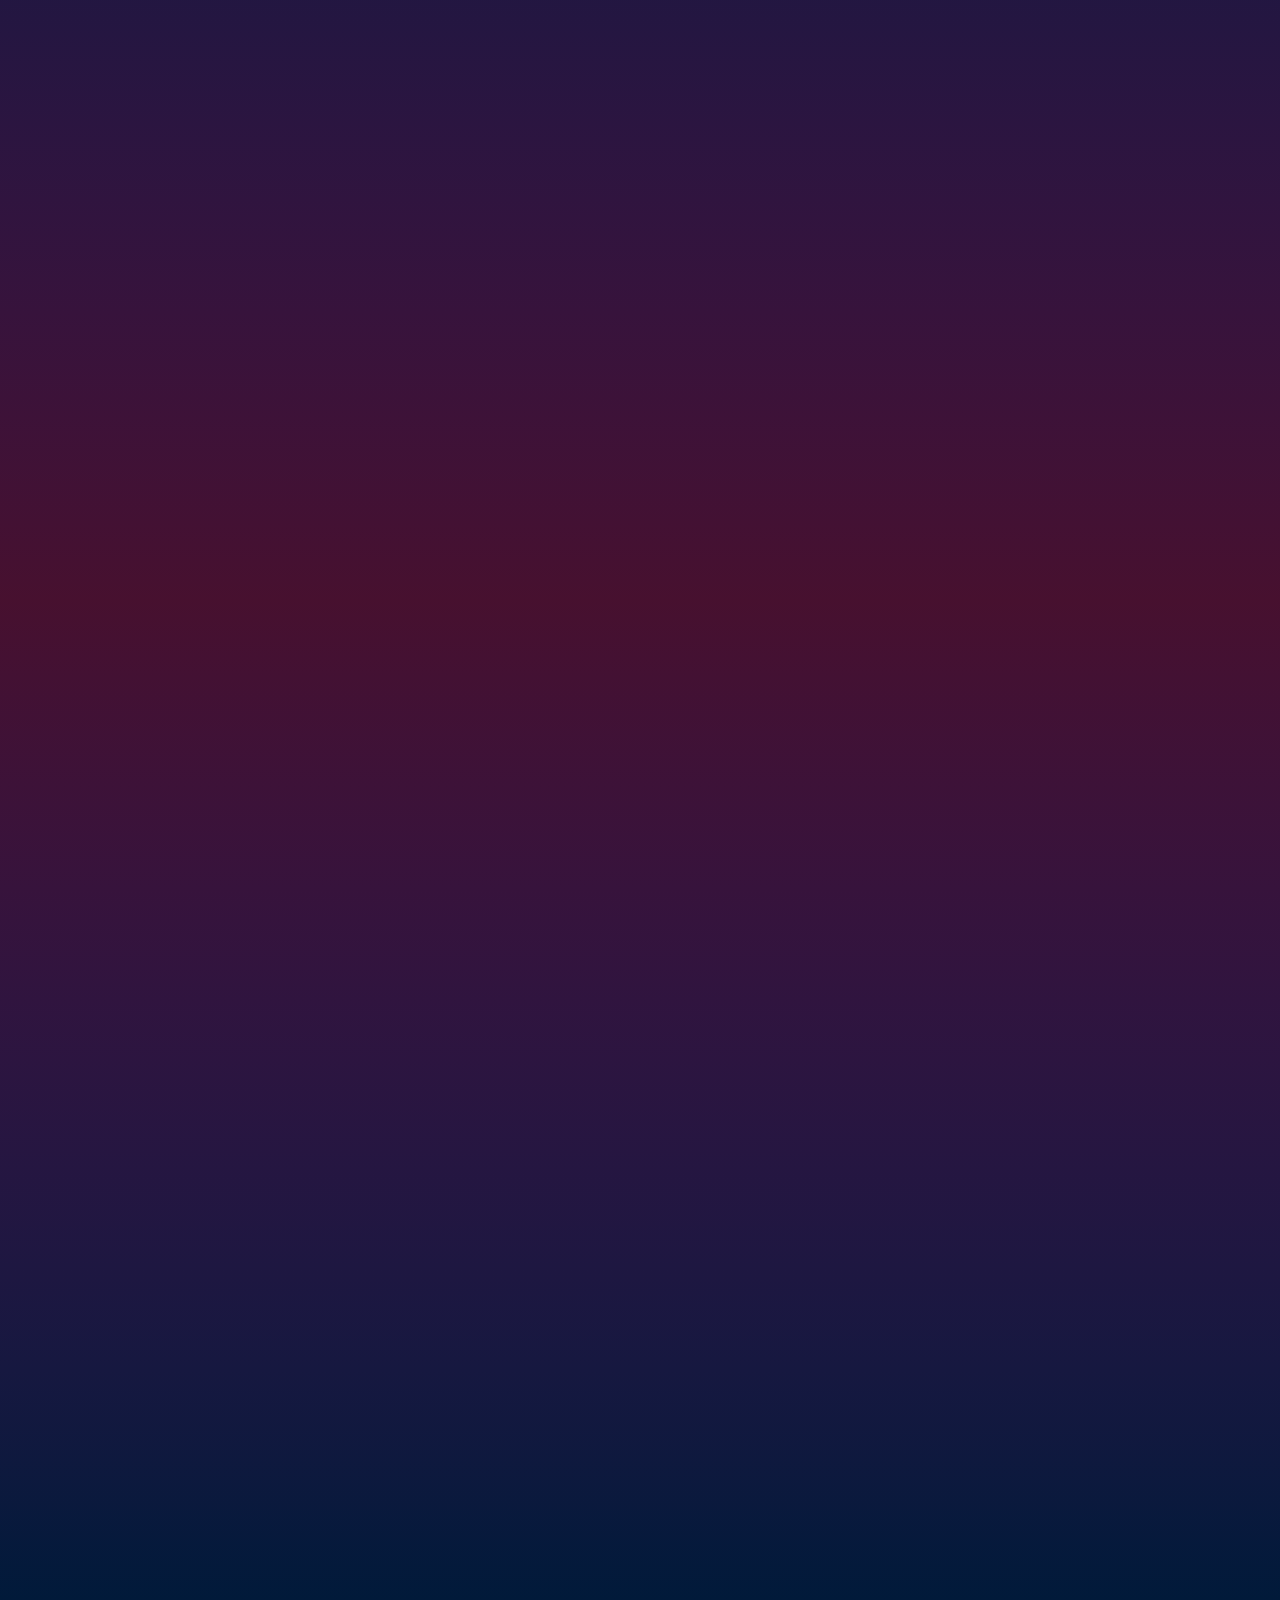
<file: show/scroll/audio/index.html>
<!doctype html>
<html>
<head>
  <meta charset=utf-8>
  <meta name=viewport content="width=device-width, initial-scale=1">
  <title>Scroll-driven audio</title>
  <style>
    body { font-family: monospace; margin: 0; background: #111; color: #eee;
      background-image: repeating-linear-gradient(in oklch to bottom, oklch(22% 0.07 255), oklch(28% 0.09 350) 1000px, oklch(22% 0.07 255) 2000px); }
    #ui { position: fixed; top: 0; left: 0; right: 0; display: flex; flex-direction: column; align-items: center; padding: 1em; z-index: 10; }
    #status { font-size: .9rem; color: #aaa; }
    #video { width: 400px; max-width: 100%; margin-top: .75em; }
    #viz { margin-top: .75em; border: 1px solid rgba(255,255,255,0.4); }
    #controls { margin-top: .75em; display: grid; grid-template-columns: auto 160px auto; gap: .25em .5em; align-items: center; font-size: .8rem; color: #aaa; }
    #controls input[type=range] { width: 160px; accent-color: #8af; }
    #controls .val { color: #eee; text-align: right; font-size: .8rem; }
    #summary { margin-top: 1.25em; font-size: .8rem; color: #ccc; text-align: center; max-width: 400px; line-height: 1.4; }
    #summary a { color: #acd; }
    #spacer { height: 2000vh; }
  </style>
</head>
<body>
  <div id=ui>
    <div id=status>Loading…</div>
    <video id=video src="insideout.mp4" muted preload="auto" playsinline autoplay></video>
    <canvas id=viz width=400 height=120></canvas>
    <div id=controls>
    </div>
    <div id=summary>
      A <a href="https://en.wikipedia.org/wiki/Granular_synthesis">granular synthesis</a>
      engine that uses your scrollbar to control playback.
      Scrubbing uses a spring-damper model to interpolate between your scroll
      position (white) and the playback position (blue).
    </div>
  </div>
<div id=spacer></div>
<script>
class GrainPlayer {
  static GRAIN_DUR = 0.060;
  static OVERLAP = 0.030;
  static GRAIN_SPACE = GrainPlayer.GRAIN_DUR - GrainPlayer.OVERLAP;
  static LOOKAHEAD = 0.100;
  static INTERVAL = 25;           // ms between scheduler ticks
  static PARAMS = [
    { key: 'stiffnessLow',  label: 'stiffness low',  min: 0.001, max: 0.1, step: 0.001, value: 0.010, decimals: 3 },
    { key: 'stiffnessHigh', label: 'stiffness high', min: 0.01,  max: 0.6, step: 0.01,  value: 0.60,  decimals: 2 },
    { key: 'overdamp',         label: 'overdamp',          min: 1.0,  max: 5.0,  step: 0.1,  value: 1.7,  decimals: 1 },
    { key: 'settleTimeMax',    label: 'settle time max',   min: 0.5,  max: 5.0,  step: 0.1,  value: 2.5,  decimals: 1 },
    { key: 'settleTimeRampUp', label: 'settle time ramp',  min: 1.0,  max: 30.0, step: 0.5,  value: 4.0,  decimals: 1 },
  ];
  static MIN_STEP = 0.005;
  static SETTLE_TIME_MIN = 0.4;
  static HANN = Float32Array.from({ length: 512 }, (_, i) =>
    0.5 * (1 - Math.cos(2 * Math.PI * i / 511)));

  #ctx = null;
  #buffer;
  #samples;
  #playing = false;
  #targetOffset = 0;
  #playOffset = 0;
  #velocity = 0;
  stiffness = 0;
  damping = 0;
  settleTime = GrainPlayer.SETTLE_TIME_MIN;
  #settleTimeElapsed = 0;
  #lastScrollTime = -Infinity;
  #nextGrainTime = 0;
  #intervalId = null;

  constructor(buffer) {
    this.#buffer = buffer;
    this.#samples = buffer.getChannelData(0);
    for (const { key, value } of GrainPlayer.PARAMS) this[key] = value;
  }

  #findZeroCrossing(index, radius) {
    const s = this.#samples;
    const lo = Math.max(1, index - radius);
    const hi = Math.min(s.length - 1, index + radius);
    let best = index;
    let bestDist = Infinity;
    for (let i = lo; i <= hi; i++) {
      if (s[i - 1] <= 0 && s[i] > 0) {
        const dist = Math.abs(i - index);
        if (dist < bestDist) { bestDist = dist; best = i; }
      }
    }
    return best;
  }

  get playing() { return this.#playing; }
  get state() { return this.#ctx?.state ?? 'suspended'; }

  initAudio() {
    if (!this.#ctx) this.#ctx = new (window.AudioContext || window.webkitAudioContext)();
    if (this.#ctx.state === 'suspended') this.#ctx.resume();
    return this.#ctx.state === 'running';
  }

  #everStarted = false;

  start() {
    if (!this.#ctx) return;
    if (this.#playing) return;
    this.#playing = true;
    if (!this.#everStarted) {
      this.#everStarted = true;
      this.#playOffset = this.#targetOffset;
      this.#velocity = 0;
    }
    this.settleTime = GrainPlayer.SETTLE_TIME_MIN;
    this.#settleTimeElapsed = 0;
    this.#nextGrainTime = this.#ctx.currentTime + 0.05;
    this.#intervalId = setInterval(() => this.#tick(), GrainPlayer.INTERVAL);
  }

  stop() {
    if (!this.#playing) return;
    this.#playing = false;
    clearInterval(this.#intervalId);
    this.#ctx.suspend();
  }

  #pause() {
    if (!this.#playing) return;
    this.#playing = false;
    clearInterval(this.#intervalId);
  }

  seek(offset) {
    this.#targetOffset = offset;
    this.#lastScrollTime = this.#ctx?.currentTime ?? -Infinity;
    if (this.#ctx?.state === 'suspended') this.#ctx.resume();
  }

  #tick() {
    if (!this.#playing) return;
    if (this.#ctx.state !== 'running') return;
    const now = this.#ctx.currentTime;
    const deadline = now + GrainPlayer.LOOKAHEAD;

    while (this.#nextGrainTime < deadline) {
      const displacement = this.#targetOffset - this.#playOffset;
      const age = now - this.#lastScrollTime;
      const t = Math.min(age / this.settleTime, 1) ** 2;
      this.stiffness = this.stiffnessLow + (this.stiffnessHigh - this.stiffnessLow) * t;
      const dampFactor = this.overdamp + (1 - this.overdamp) * t;
      this.damping = dampFactor * 2 * Math.sqrt(this.stiffness);
      const acceleration = displacement * this.stiffness
                         - this.#velocity * this.damping;
      this.#velocity += acceleration;
      this.#playOffset += this.#velocity;

      if (Math.abs(this.#velocity) < GrainPlayer.MIN_STEP
          && Math.abs(displacement) < GrainPlayer.MIN_STEP) {
        this.settleTime = GrainPlayer.SETTLE_TIME_MIN;
        this.#settleTimeElapsed = 0;
        this.#nextGrainTime = now;
        this.#pause();
        break;
      }

      this.#settleTimeElapsed = Math.min(
        this.#settleTimeElapsed + GrainPlayer.GRAIN_SPACE,
        this.settleTimeRampUp
      );
      const rampT = this.#settleTimeElapsed / this.settleTimeRampUp;
      this.settleTime = GrainPlayer.SETTLE_TIME_MIN + 
        (this.settleTimeMax - GrainPlayer.SETTLE_TIME_MIN) * (rampT * rampT);

      this.#scheduleGrain(this.#nextGrainTime, this.#playOffset);
      this.#nextGrainTime += GrainPlayer.GRAIN_SPACE;
    }
  }

  #scheduleGrain(startTime, offset) {
    const sr = this.#buffer.sampleRate;
    const radius = Math.floor(sr * 0.002);
    const startSample = this.#findZeroCrossing(Math.floor(offset * sr), radius);
    const endSample   = this.#findZeroCrossing(Math.floor((offset + GrainPlayer.GRAIN_DUR) * sr), radius);

    const snappedOffset   = startSample / sr;
    const snappedDuration = Math.min((endSample - startSample) / sr, this.#buffer.duration - snappedOffset);
    if (snappedDuration <= 0) return;

    const gain = this.#ctx.createGain();
    gain.gain.setValueCurveAtTime(GrainPlayer.HANN, startTime, snappedDuration);
    gain.connect(this.#ctx.destination);

    const src = this.#ctx.createBufferSource();
    src.buffer = this.#buffer;
    src.connect(gain);
    src.start(startTime, snappedOffset, snappedDuration);
  }

  get duration()        { return this.#buffer.duration; }
  get targetOffset()    { return this.#targetOffset; }
  get playOffset()      { return this.#playOffset; }

  get playbackRate()    { return this.#velocity / GrainPlayer.GRAIN_SPACE; }
  get audioTime()       { return this.#ctx?.currentTime ?? 0; }

  static async load(url) {
    const ab = await (await fetch(url)).arrayBuffer();
    const tmpCtx = new (window.AudioContext || window.webkitAudioContext)();
    const buffer = await tmpCtx.decodeAudioData(ab);
    tmpCtx.close();
    return new GrainPlayer(buffer);
  }
}

const status = document.getElementById('status');
const video  = document.getElementById('video');
video.pause();
const viz    = document.getElementById('viz');
const vctx   = viz.getContext('2d');
const W = viz.width, H = viz.height;
const WINDOW = 6; // seconds of history visible

// Rolling history for visualization only
const vizHistory = [];

function drawViz() {
  if (!player?.playing) {
    vizActive = false;
    return;
  }

  vctx.clearRect(0, 0, W, H);

  // Scrub video in sync with granular playback position
  const target = Math.max(0, Math.min(player.playOffset, video.duration || Infinity));
  if (isFinite(target) && Math.abs(video.currentTime - target) > 0.02) {
    video.currentTime = target;
  }

  const now = player.audioTime;
  const dur = player.duration;

  // Record target + play offset for this frame
  vizHistory.push({t: now, target: player.targetOffset, play: player.playOffset});
  const cutoff = now - WINDOW;
  while (vizHistory.length > 1 && vizHistory[0].t < cutoff) vizHistory.shift();

  // Map audio time → canvas X (now at right edge)
  const tx = t => W * (1 - (now - t) / WINDOW);
  // Map audio offset → canvas Y (0 at bottom, duration at top)
  const oy = o => H * (1 - o / dur);

  // --- Target offset trace (white) ---
  vctx.beginPath();
  for (let i = 0; i < vizHistory.length; i++) {
    const {t, target} = vizHistory[i];
    i === 0 ? vctx.moveTo(tx(t), oy(target)) : vctx.lineTo(tx(t), oy(target));
  }
  vctx.strokeStyle = 'rgba(255,255,255,0.4)';
  vctx.lineWidth = 1;
  vctx.stroke();

  // --- Play offset trace (blue) ---
  vctx.beginPath();
  for (let i = 0; i < vizHistory.length; i++) {
    const {t, play} = vizHistory[i];
    i === 0 ? vctx.moveTo(tx(t), oy(play)) : vctx.lineTo(tx(t), oy(play));
  }
  vctx.strokeStyle = 'rgba(100,180,255,0.85)';
  vctx.lineWidth = 1.5;
  vctx.stroke();

  // --- Dots at current time ---
  vctx.beginPath();
  vctx.arc(tx(now), oy(player.targetOffset), 3, 0, Math.PI * 2);
  vctx.fillStyle = '#fff';
  vctx.fill();

  vctx.beginPath();
  vctx.arc(tx(now), oy(player.playOffset), 4, 0, Math.PI * 2);
  vctx.fillStyle = '#8af';
  vctx.fill();

  // --- Speed bar ---
  const BAR_X = 6, BAR_Y = 10, BAR_W = 160, BAR_H = 8;
  const SPEED_MIN = -2, SPEED_MAX = 2;
  const speedFrac = t => (t - SPEED_MIN) / (SPEED_MAX - SPEED_MIN);
  const rate = player.playbackRate;

  // track
  vctx.fillStyle = 'rgba(255,255,255,0.1)';
  vctx.fillRect(BAR_X, BAR_Y, BAR_W, BAR_H);

  // fill from 0 to current rate (bidirectional)
  const zeroX = BAR_X + speedFrac(0) * BAR_W;
  const rateX = BAR_X + Math.min(Math.max(speedFrac(rate), 0), 1) * BAR_W;
  vctx.fillStyle = 'rgba(100,180,255,0.7)';
  vctx.fillRect(Math.min(zeroX, rateX), BAR_Y, Math.abs(rateX - zeroX), BAR_H);

  // 1x mark
  const oneX = BAR_X + speedFrac(1) * BAR_W;
  vctx.fillStyle = 'rgba(255,255,255,0.9)';
  vctx.fillRect(oneX - 1, BAR_Y - 3, 2, BAR_H + 6);
  vctx.font = '9px monospace';
  vctx.textAlign = 'center';
  vctx.fillText('1x', oneX, BAR_Y + BAR_H + 12);

  // stiffness + damping labels
  vctx.font = '11px monospace';
  vctx.textAlign = 'right';
  vctx.fillStyle = 'rgba(255,200,100,0.7)';
  vctx.fillText(`k=${player.stiffness.toFixed(3)}  d=${player.damping.toFixed(3)}  t=${player.settleTime.toFixed(2)}`, W - 6, 14);

  requestAnimationFrame(drawViz);
}
let player;
let vizActive = false;
function startViz() {
  if (!vizActive) {
    vizActive = true;
    requestAnimationFrame(drawViz);
  }
}
drawViz();

GrainPlayer.load('insideout.m4a').then(p => {
  player = p;
  status.textContent = 'Click or tap to unmute';
}).catch(e => {
  status.textContent = 'Error loading file';
  console.error(e);
});

const controls = document.getElementById('controls');
GrainPlayer.PARAMS.forEach(({ key, label, min, max, step, value, decimals }) => {
  const lbl = document.createElement('label');
  lbl.textContent = label;
  const input = Object.assign(document.createElement('input'), { type: 'range', min, max, step, value });
  const val = document.createElement('span');
  val.className = 'val';
  val.textContent = value.toFixed(decimals);
  input.addEventListener('input', () => {
    const v = parseFloat(input.value);
    player[key] = v;
    val.textContent = v.toFixed(decimals);
  });
  controls.append(lbl, input, val);
});

window.addEventListener('pointerdown', () => {
  if (player?.initAudio()) status.textContent = '';
});
window.addEventListener('touchstart',  () => {
  if (player?.initAudio()) status.textContent = '';
}, { passive: true });
window.addEventListener('scroll', () => {
  if (!player) return;
  const frac = scrollY / (document.documentElement.scrollHeight - innerHeight);
  const offset = frac * player.duration;
  player.seek(offset);
  player.start();
  startViz();
});
</script>
</body>
</html>
</file>
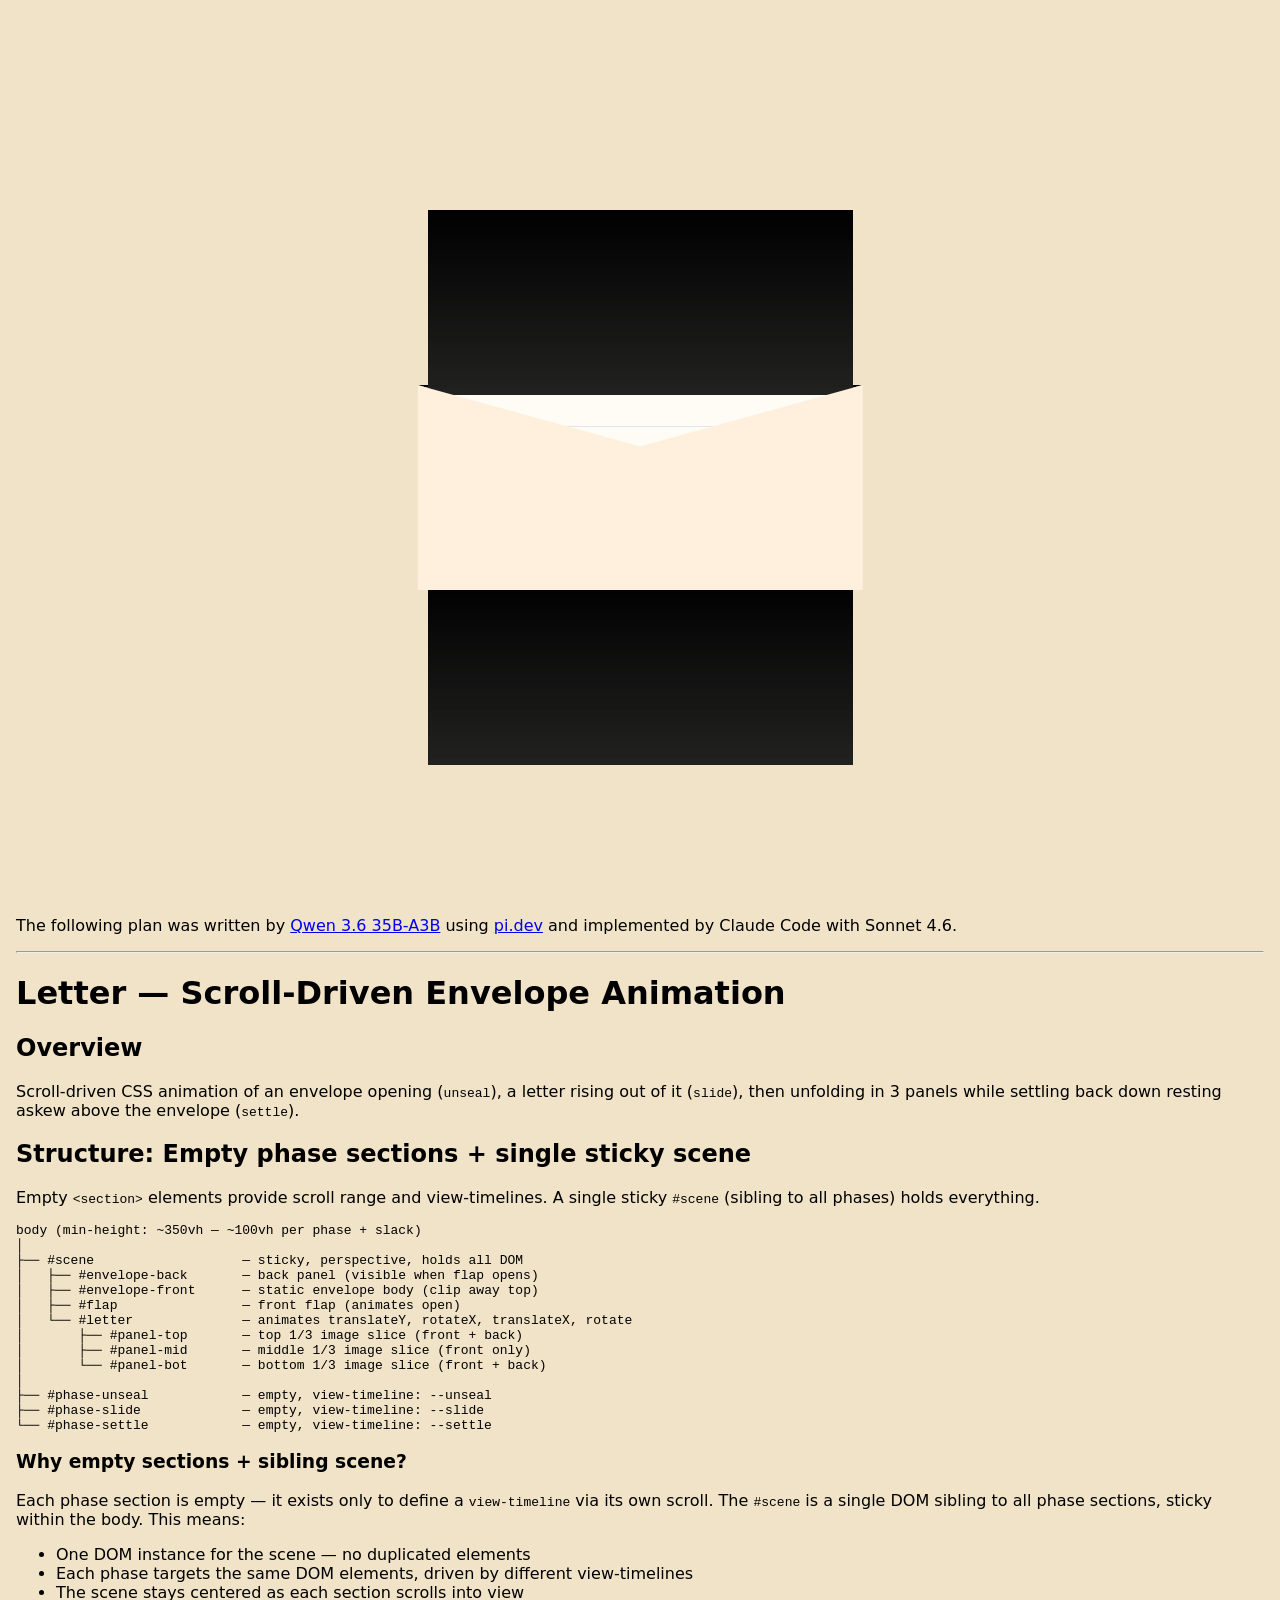
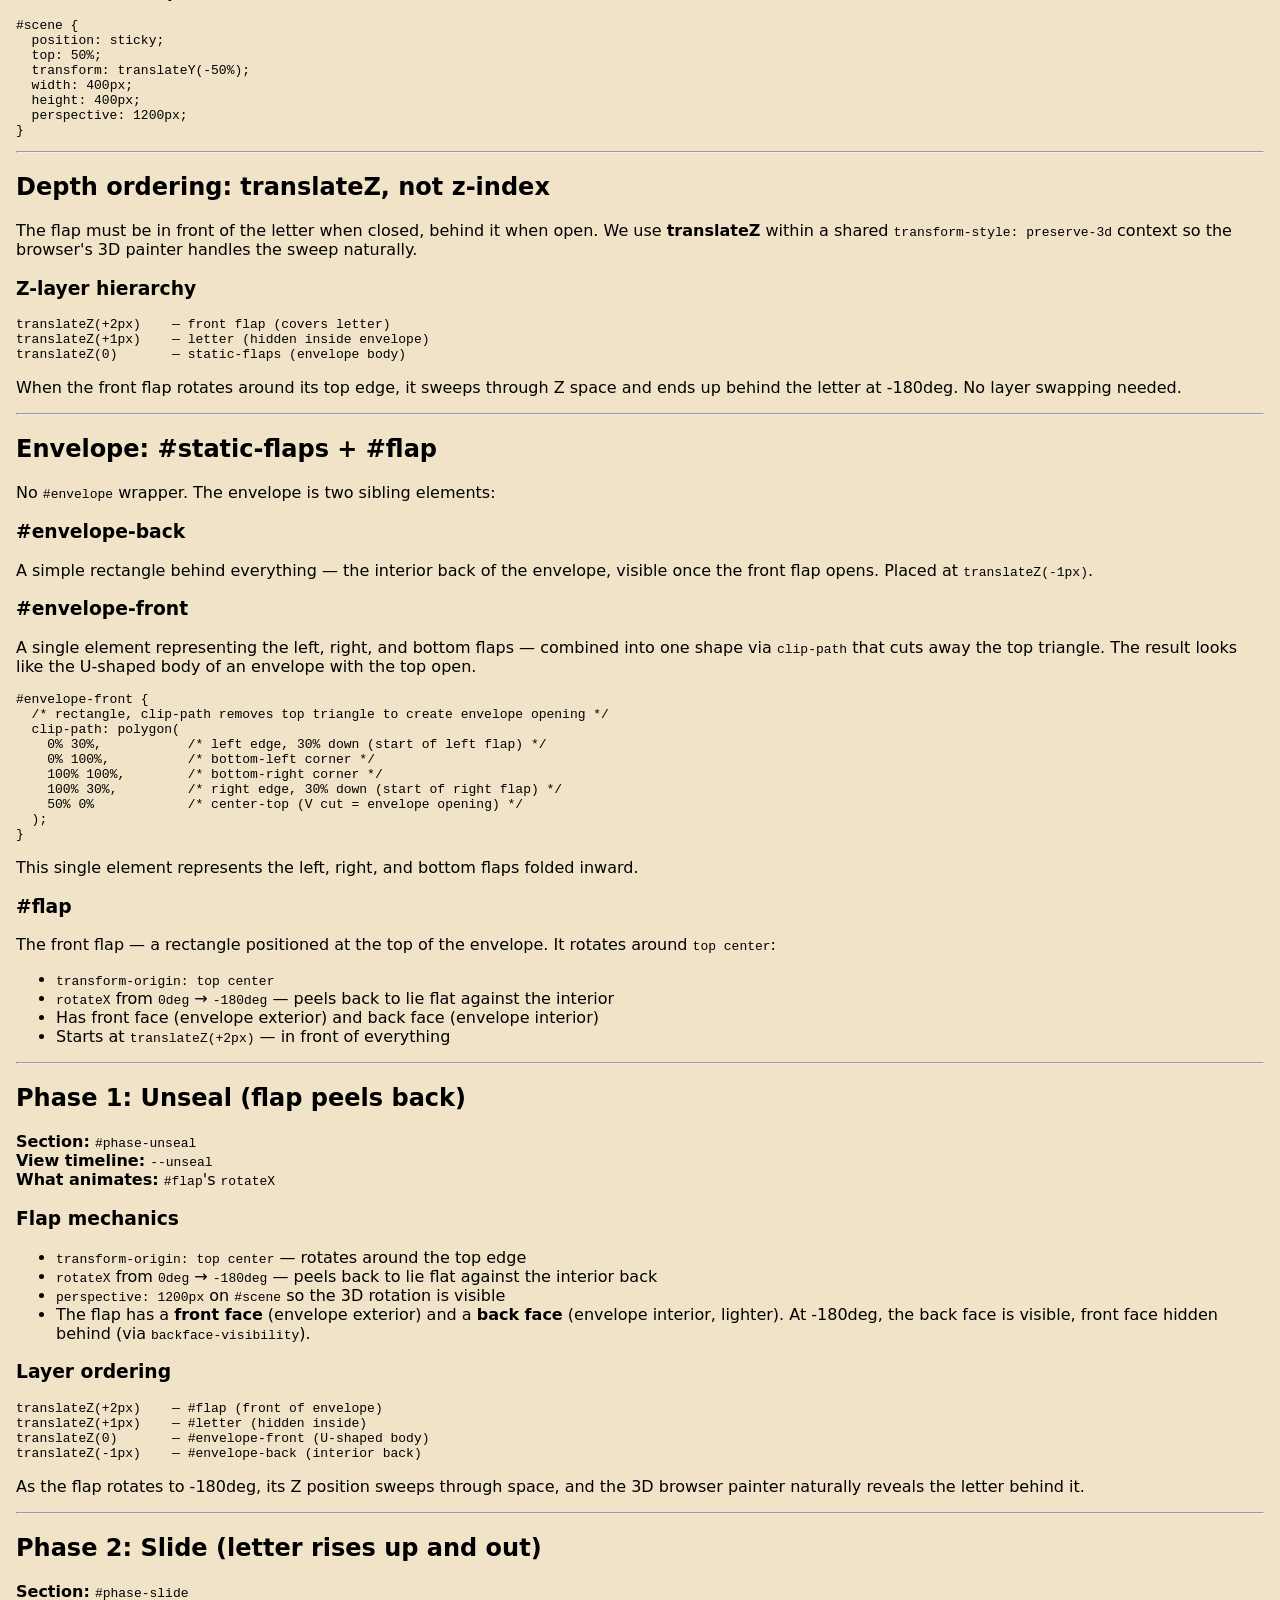
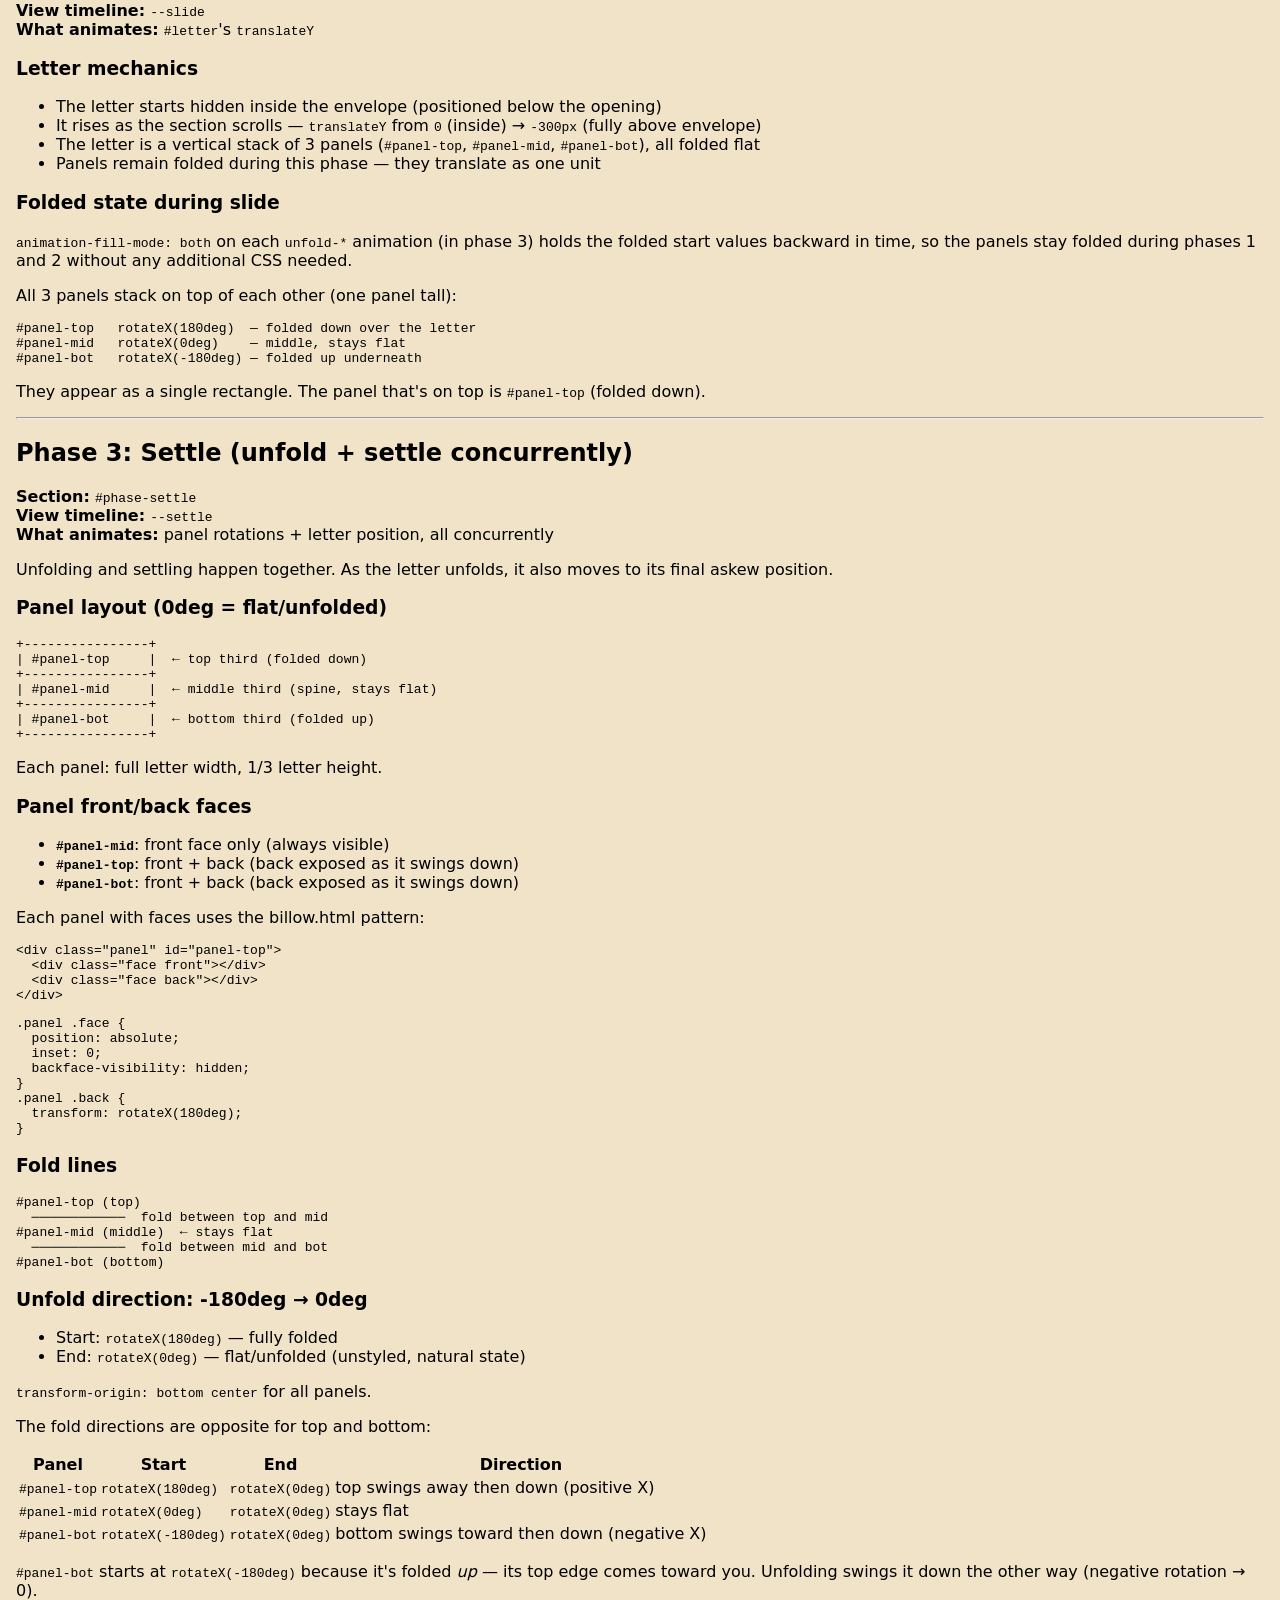
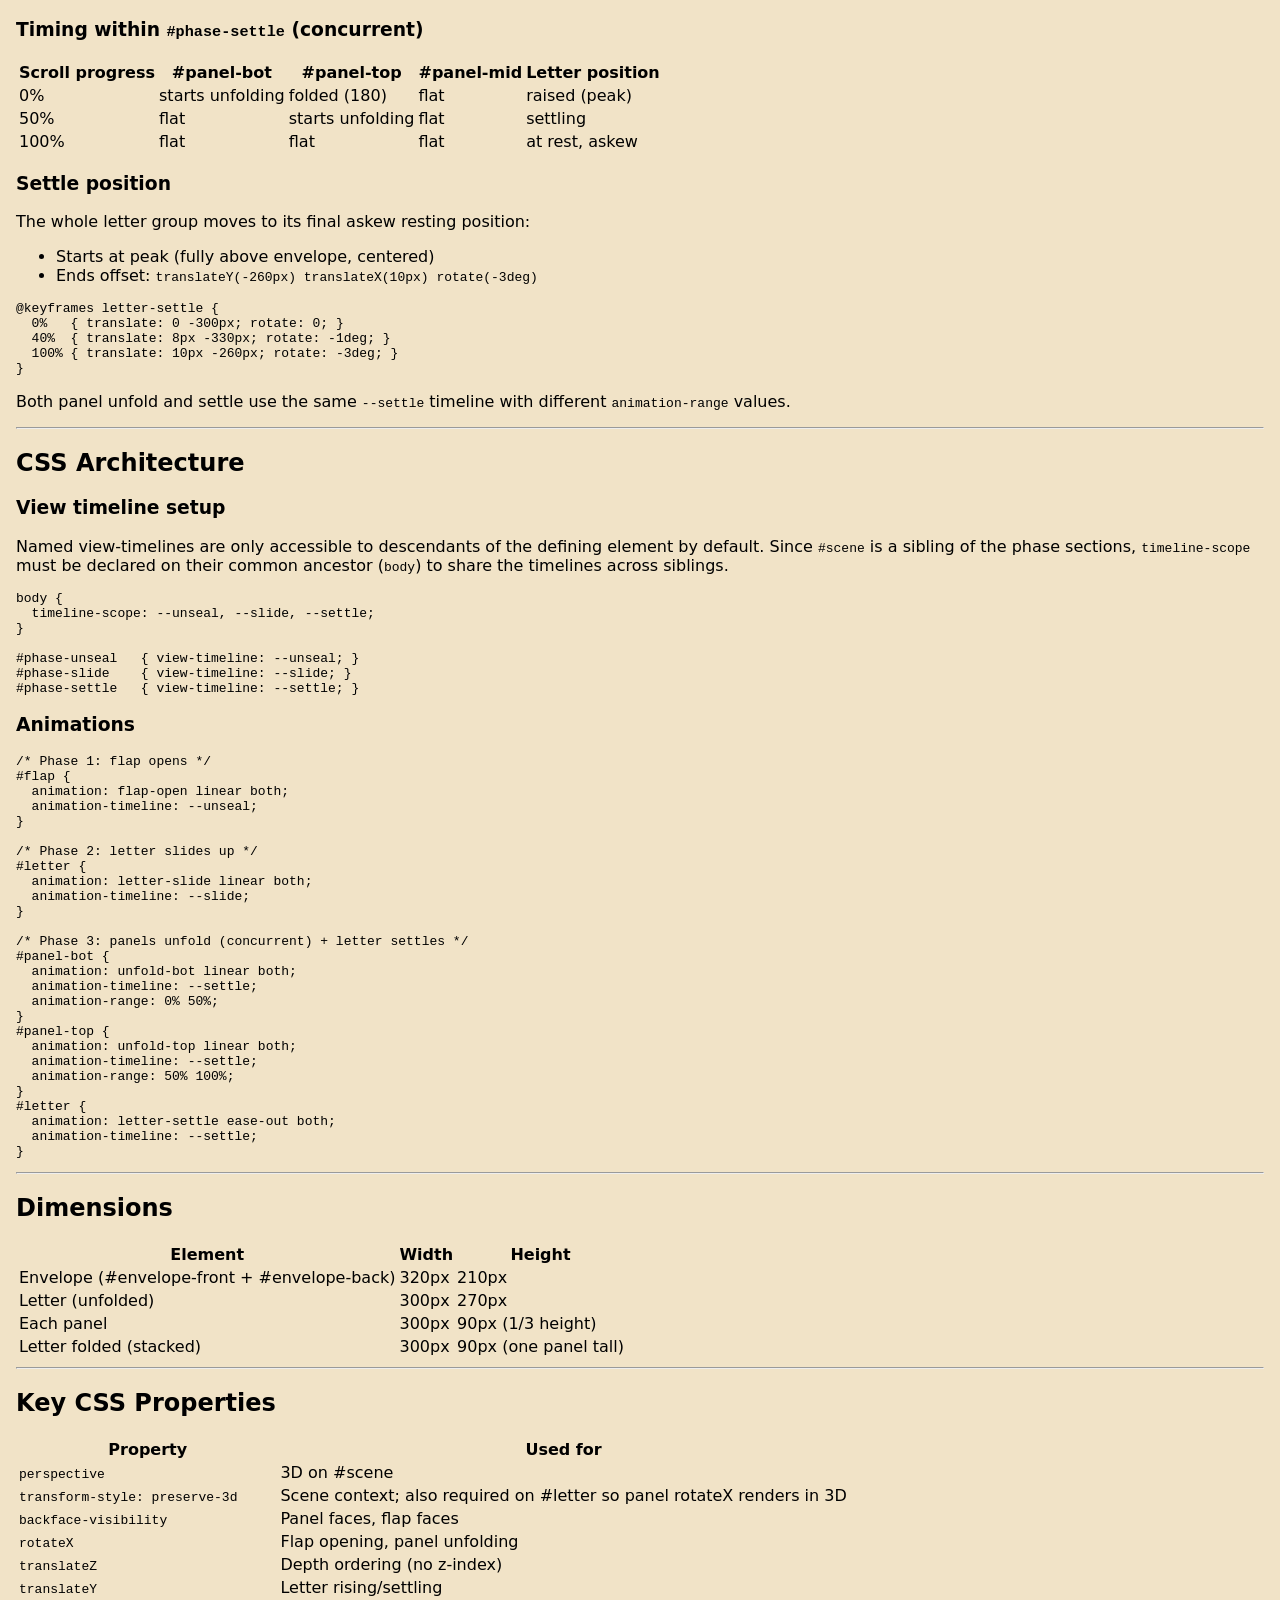
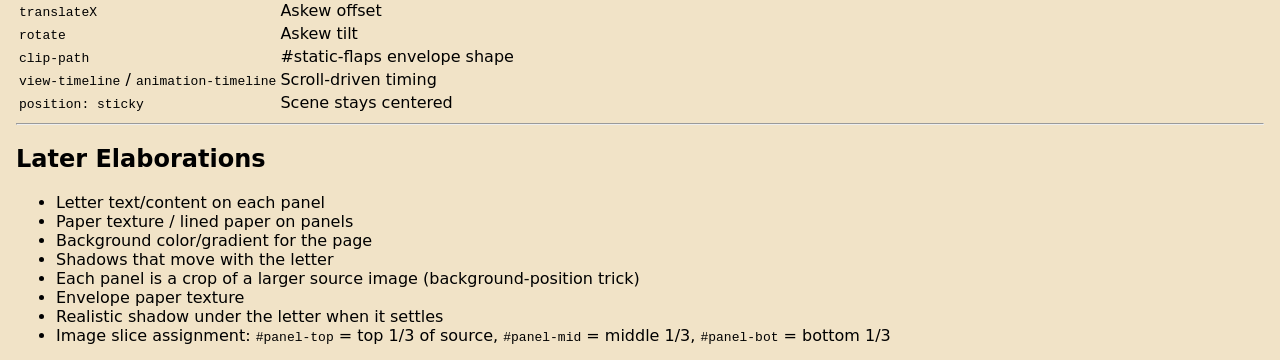
<file: show/scroll/letter/index.html>
<!DOCTYPE html>
<html lang="en">
<head>
<meta charset="UTF-8">
<meta name=viewport content="width=device-width, initial-scale=1">
<title>Letter</title>
<style>

body {
  margin: 0;
  background: oklch(92% 0.04 85);
  timeline-scope: --unseal, --slide, --settle;
}

#scene {
  position: sticky;
  top: 0;
  height: 100vh;
  perspective: 1200px;
  transform-style: preserve-3d;

  --let-w: 425px;
  --let-h: 555px;
  --panel-h: calc(var(--let-h) / 3);
  --env-margin: 10px;
  --env-w: calc(var(--let-w) + 2 * var(--env-margin));
  --env-h: calc(var(--panel-h) + 2 * var(--env-margin));
  --flap-h: calc(var(--env-h) * 0.3);
  --slide-dist: 200px;
  --topline: calc(var(--panel-h) + var(--slide-dist));
}

#envelope-back {
  position: absolute;
  width: var(--env-w);
  height: var(--env-h);
  left: calc(50% - var(--env-w) / 2);
  top: var(--topline);
  background: oklch(90% 0.05 72);
  transform: translateZ(-1px);
}

#envelope-front {
  position: absolute;
  width: var(--env-w);
  height: var(--env-h);
  left: calc(50% - var(--env-w) / 2);
  top: var(--topline);
  background: oklch(90% 0.05 72);
  background: oklch(96% 0.03 76);
  clip-path: polygon(0% 0%, 0% 100%, 100% 100%, 100% 0%, 50% 30%);
  transform: translateZ(1px);
}

#flap {
  position: absolute;
  width: var(--env-w);
  height: var(--flap-h);
  left: calc(50% - var(--env-w) / 2);
  top: var(--topline);
  transform-origin: top center;
  transform-style: preserve-3d;
  animation: flap-open ease both;
  &, .shade::after {
    animation-timeline: --unseal;
    animation-range: cover contain;
  }
}

#flap .face {
  position: absolute;
  inset: 0;
  backface-visibility: hidden;
}

#flap .front {
  background: oklch(96% 0.03 76);
  clip-path: polygon(0% 0%, 100% 0%, 50% 100%);
}

#flap .back  {
  background: oklch(88% 0.05 70);
  transform: rotateX(180deg);
  clip-path: polygon(0% 100%, 100% 100%, 50% 0%);
}

@keyframes flap-open {
  from { transform: translateZ(2px) rotateX(0deg); }
  to   { transform: translateZ(-1px) translateY(1px) rotateX(180deg); }
}

#letter {
  position: absolute;
  width: var(--let-w);
  height: var(--let-h);
  left: calc(50% - var(--let-w) / 2);
  top: calc(var(--topline) - var(--panel-h) + var(--env-margin));
  transform-style: preserve-3d;
  animation: letter-slide ease-in both, letter-settle ease-out forwards;
  animation-timeline: --slide, --settle;
  animation-range: cover contain;
}

@keyframes letter-slide {
  from { translate: 0 0; }
  to   { translate: 0 calc(-1 * var(--slide-dist)); }
}

@keyframes letter-settle {
  0%   { translate: 0px  calc(-1 * var(--slide-dist));       rotate: 0deg; }
  40%  { translate: 8px  calc(-1 * var(--slide-dist) - 30px); rotate: -1deg; }
  100% { translate: 10px calc(-1 * var(--slide-dist) + 40px) 2px; rotate: -3deg; }
}

.panel {
  width: var(--let-w);
  height: var(--panel-h);
  transform-style: preserve-3d;
}

.panel .face {
  position: absolute;
  inset: 0;
  backface-visibility: hidden;
}

.panel .front {
  background: oklch(99% 0.01 75);
  /* lined paper */
  background-image: repeating-linear-gradient(
    to bottom,
    transparent,
    transparent 23px,
    oklch(80% 0.04 230 / 0.35) 23px,
    oklch(80% 0.04 230 / 0.35) 24px
  );
  background-position-y: 8px;
}

.panel .back {
  background: oklch(94% 0.03 72);
  transform: rotateX(180deg);
}

#panel-top {
  transform-origin: bottom center;
  animation: unfold-top ease both;
  &, .shade::after {
    animation-timeline: --settle;
    animation-range: 0% 60%;
  }
}

#panel-bot {
  transform-origin: top center;
  animation: unfold-bot ease both;
  &, .shade::after {
    animation-timeline: --settle;
    animation-range: 40% 100%;
  }
}

@keyframes unfold-top {
  from { transform: rotateX(-180deg); }
  to   { transform: rotateX(-7deg) translateY(1px); }
}

@keyframes unfold-bot {
  from { transform: rotateX(180deg); }
  to   { transform: rotateX(5deg) translateY(-1px); }
}

.shade::after {
  content: '';
  position: absolute;
  inset: 0;
  background: linear-gradient(to bottom, #000f, #000d);
  pointer-events: none;
  animation: shade-fold ease both;
}

@keyframes shade-fold {
  0% { opacity: 0; }
  50% { opacity: 0.1; }
  100% { opacity: .015; }
}

section {
  height: 100vh;
}

#phase-unseal { view-timeline: --unseal; }
#phase-slide  { view-timeline: --slide; }
#phase-settle { view-timeline: --settle; }

</style>
</head>
<body>

<div id="scene">
  <div id="envelope-back"></div>
  <div id="envelope-front"></div>
  <div id="flap">
    <div class="face shade front"></div>
    <div class="face shade back"></div>
  </div>
  <div id="letter">
    <div class="panel" id="panel-top">
      <div class="face shade front"></div>
      <div class="face shade back"></div>
    </div>
    <div class="panel" id="panel-mid">
      <div class="face front"></div>
    </div>
    <div class="panel" id="panel-bot">
      <div class="face shade front"></div>
      <div class="face shade back"></div>
    </div>
  </div>
</div>

<div id=phases>
  <section id="phase-unseal"></section>
  <section id="phase-slide"></section>
  <section id="phase-settle"></section>
  <section></section>
</div>

<style>
  #plan {
    z-index: -1;
    margin: 1em;
    font-family: system-ui;
  }
  #phases {
    position: absolute;
  }
</style>

<div id=plan>
<p>The following plan was written by <a href="https://huggingface.co/unsloth/Qwen3.6-35B-A3B-GGUF">Qwen 3.6 35B-A3B</a>
using <a href="https://pi.dev/">pi.dev</a> and implemented by Claude Code with Sonnet 4.6.
<hr>

<h1 id="letter-scroll-driven-envelope-animation">Letter — Scroll-Driven Envelope Animation</h1>
<h2 id="overview">Overview</h2>
<p>Scroll-driven CSS animation of an envelope opening (<code>unseal</code>), a letter rising out of it (<code>slide</code>), then unfolding in 3 panels while settling back down resting askew above the envelope (<code>settle</code>).</p>
<h2 id="structure-empty-phase-sections-single-sticky-scene">Structure: Empty phase sections + single sticky scene</h2>
<p>Empty <code>&lt;section&gt;</code> elements provide scroll range and view-timelines. A single sticky <code>#scene</code> (sibling to all phases) holds everything.</p>
<pre><code><span class="hljs-selector-tag">body</span> (<span class="hljs-attribute">min-height</span>: ~<span class="hljs-number">350vh</span> — ~<span class="hljs-number">100vh</span> per phase + slack)
│
├── <span class="hljs-selector-id">#scene</span>                   — sticky, <span class="hljs-attribute">perspective</span>, holds all DOM
│   ├── <span class="hljs-selector-id">#envelope-back</span>       — back panel (visible when flap opens)
│   ├── <span class="hljs-selector-id">#envelope-front</span>      — static envelope <span class="hljs-selector-tag">body</span> (<span class="hljs-attribute">clip</span> away top)
│   ├── <span class="hljs-selector-id">#flap</span>                — front flap (animates open)
│   └── <span class="hljs-selector-id">#letter</span>              — animates translateY, rotateX, translateX, rotate
│       ├── <span class="hljs-selector-id">#panel-top</span>       — <span class="hljs-attribute">top</span> <span class="hljs-number">1</span>/<span class="hljs-number">3</span> image slice (front + back)
│       ├── <span class="hljs-selector-id">#panel-mid</span>       — middle <span class="hljs-number">1</span>/<span class="hljs-number">3</span> image slice (front only)
│       └── <span class="hljs-selector-id">#panel-bot</span>       — <span class="hljs-attribute">bottom</span> <span class="hljs-number">1</span>/<span class="hljs-number">3</span> image slice (front + back)
│
├── <span class="hljs-selector-id">#phase-unseal</span>            — empty, view-timeline: --unseal
├── <span class="hljs-selector-id">#phase-slide</span>             — empty, view-timeline: --slide
└── <span class="hljs-selector-id">#phase-settle</span>            — empty, view-timeline: --settle
</code></pre><h3 id="why-empty-sections-sibling-scene-">Why empty sections + sibling scene?</h3>
<p>Each phase section is empty — it exists only to define a <code>view-timeline</code> via its own scroll. The <code>#scene</code> is a single DOM sibling to all phase sections, sticky within the body. This means:</p>
<ul>
<li>One DOM instance for the scene — no duplicated elements</li>
<li>Each phase targets the same DOM elements, driven by different view-timelines</li>
<li>The scene stays centered as each section scrolls into view</li>
</ul>
<pre><code class="lang-css"><span class="hljs-selector-id">#scene</span> {
  <span class="hljs-attribute">position</span>: sticky;
  <span class="hljs-attribute">top</span>: <span class="hljs-number">50%</span>;
  <span class="hljs-attribute">transform</span>: <span class="hljs-built_in">translateY</span>(-50%);
  <span class="hljs-attribute">width</span>: <span class="hljs-number">400px</span>;
  <span class="hljs-attribute">height</span>: <span class="hljs-number">400px</span>;
  <span class="hljs-attribute">perspective</span>: <span class="hljs-number">1200px</span>;
}
</code></pre>
<hr>
<h2 id="depth-ordering-translatez-not-z-index">Depth ordering: translateZ, not z-index</h2>
<p>The flap must be in front of the letter when closed, behind it when open. We use <strong>translateZ</strong> within a shared <code>transform-style: preserve-3d</code> context so the browser&#39;s 3D painter handles the sweep naturally.</p>
<h3 id="z-layer-hierarchy">Z-layer hierarchy</h3>
<pre><code><span class="hljs-function"><span class="hljs-title">translateZ</span><span class="hljs-params">(+<span class="hljs-number">2px</span>)</span></span>    — front flap (covers letter)
<span class="hljs-function"><span class="hljs-title">translateZ</span><span class="hljs-params">(+<span class="hljs-number">1px</span>)</span></span>    — letter (hidden inside envelope)
<span class="hljs-function"><span class="hljs-title">translateZ</span><span class="hljs-params">(<span class="hljs-number">0</span>)</span></span>       — static-flaps (envelope body)
</code></pre><p>When the front flap rotates around its top edge, it sweeps through Z space and ends up behind the letter at -180deg. No layer swapping needed.</p>
<hr>
<h2 id="envelope-static-flaps-flap">Envelope: #static-flaps + #flap</h2>
<p>No <code>#envelope</code> wrapper. The envelope is two sibling elements:</p>
<h3 id="-envelope-back">#envelope-back</h3>
<p>A simple rectangle behind everything — the interior back of the envelope, visible once the front flap opens. Placed at <code>translateZ(-1px)</code>.</p>
<h3 id="-envelope-front">#envelope-front</h3>
<p>A single element representing the left, right, and bottom flaps — combined into one shape via <code>clip-path</code> that cuts away the top triangle. The result looks like the U-shaped body of an envelope with the top open.</p>
<pre><code class="lang-css"><span class="hljs-attr">#envelope-front {
  /* rectangle, clip-path removes top triangle to create envelope opening */
  clip-path: polygon(
    0</span><span class="hljs-meta">%</span> <span class="hljs-number">30</span><span class="hljs-meta">%</span>,           <span class="hljs-comment">/* left edge, 30% down (start of left flap) */</span>
    <span class="hljs-number">0</span><span class="hljs-meta">%</span> <span class="hljs-number">100</span><span class="hljs-meta">%</span>,          <span class="hljs-comment">/* bottom-left corner */</span>
    <span class="hljs-number">100</span><span class="hljs-meta">%</span> <span class="hljs-number">100</span><span class="hljs-meta">%</span>,        <span class="hljs-comment">/* bottom-right corner */</span>
    <span class="hljs-number">100</span><span class="hljs-meta">%</span> <span class="hljs-number">30</span><span class="hljs-meta">%</span>,         <span class="hljs-comment">/* right edge, 30% down (start of right flap) */</span>
    <span class="hljs-number">50</span><span class="hljs-meta">%</span> <span class="hljs-number">0</span><span class="hljs-meta">%</span>            <span class="hljs-comment">/* center-top (V cut = envelope opening) */</span>
  );
}
</code></pre>
<p>This single element represents the left, right, and bottom flaps folded inward.</p>
<h3 id="-flap">#flap</h3>
<p>The front flap — a rectangle positioned at the top of the envelope. It rotates around <code>top center</code>:</p>
<ul>
<li><code>transform-origin: top center</code></li>
<li><code>rotateX</code> from <code>0deg</code> → <code>-180deg</code> — peels back to lie flat against the interior</li>
<li>Has front face (envelope exterior) and back face (envelope interior)</li>
<li>Starts at <code>translateZ(+2px)</code> — in front of everything</li>
</ul>
<hr>
<h2 id="phase-1-unseal-flap-peels-back-">Phase 1: Unseal (flap peels back)</h2>
<p><strong>Section:</strong> <code>#phase-unseal</code><br><strong>View timeline:</strong> <code>--unseal</code><br><strong>What animates:</strong> <code>#flap</code>&#39;s <code>rotateX</code></p>
<h3 id="flap-mechanics">Flap mechanics</h3>
<ul>
<li><code>transform-origin: top center</code> — rotates around the top edge</li>
<li><code>rotateX</code> from <code>0deg</code> → <code>-180deg</code> — peels back to lie flat against the interior back</li>
<li><code>perspective: 1200px</code> on <code>#scene</code> so the 3D rotation is visible</li>
<li>The flap has a <strong>front face</strong> (envelope exterior) and a <strong>back face</strong> (envelope interior, lighter). At -180deg, the back face is visible, front face hidden behind (via <code>backface-visibility</code>).</li>
</ul>
<h3 id="layer-ordering">Layer ordering</h3>
<pre><code><span class="hljs-function"><span class="hljs-title">translateZ</span><span class="hljs-params">(+<span class="hljs-number">2px</span>)</span></span>    — <span class="hljs-selector-id">#flap</span> (front of envelope)
<span class="hljs-function"><span class="hljs-title">translateZ</span><span class="hljs-params">(+<span class="hljs-number">1px</span>)</span></span>    — <span class="hljs-selector-id">#letter</span> (hidden inside)
<span class="hljs-function"><span class="hljs-title">translateZ</span><span class="hljs-params">(<span class="hljs-number">0</span>)</span></span>       — <span class="hljs-selector-id">#envelope-front</span> (U-shaped body)
<span class="hljs-function"><span class="hljs-title">translateZ</span><span class="hljs-params">(-<span class="hljs-number">1px</span>)</span></span>    — <span class="hljs-selector-id">#envelope-back</span> (interior back)
</code></pre><p>As the flap rotates to -180deg, its Z position sweeps through space, and the 3D browser painter naturally reveals the letter behind it.</p>
<hr>
<h2 id="phase-2-slide-letter-rises-up-and-out-">Phase 2: Slide (letter rises up and out)</h2>
<p><strong>Section:</strong> <code>#phase-slide</code><br><strong>View timeline:</strong> <code>--slide</code><br><strong>What animates:</strong> <code>#letter</code>&#39;s <code>translateY</code></p>
<h3 id="letter-mechanics">Letter mechanics</h3>
<ul>
<li>The letter starts hidden inside the envelope (positioned below the opening)</li>
<li>It rises as the section scrolls — <code>translateY</code> from <code>0</code> (inside) → <code>-300px</code> (fully above envelope)</li>
<li>The letter is a vertical stack of 3 panels (<code>#panel-top</code>, <code>#panel-mid</code>, <code>#panel-bot</code>), all folded flat</li>
<li>Panels remain folded during this phase — they translate as one unit</li>
</ul>
<h3 id="folded-state-during-slide">Folded state during slide</h3>
<p><code>animation-fill-mode: both</code> on each <code>unfold-*</code> animation (in phase 3) holds the folded start values backward in time, so the panels stay folded during phases 1 and 2 without any additional CSS needed.</p>
<p>All 3 panels stack on top of each other (one panel tall):</p>
<pre><code><span class="hljs-selector-id">#panel-top</span>   <span class="hljs-selector-tag">rotateX</span>(<span class="hljs-number">180deg</span>)  — <span class="hljs-selector-tag">folded</span> <span class="hljs-selector-tag">down</span> <span class="hljs-selector-tag">over</span> <span class="hljs-selector-tag">the</span> <span class="hljs-selector-tag">letter</span>
<span class="hljs-selector-id">#panel-mid</span>   <span class="hljs-selector-tag">rotateX</span>(<span class="hljs-number">0deg</span>)    — <span class="hljs-selector-tag">middle</span>, <span class="hljs-selector-tag">stays</span> <span class="hljs-selector-tag">flat</span>
<span class="hljs-selector-id">#panel-bot</span>   <span class="hljs-selector-tag">rotateX</span>(-<span class="hljs-number">180deg</span>) — <span class="hljs-selector-tag">folded</span> <span class="hljs-selector-tag">up</span> <span class="hljs-selector-tag">underneath</span>
</code></pre><p>They appear as a single rectangle. The panel that&#39;s on top is <code>#panel-top</code> (folded down).</p>
<hr>
<h2 id="phase-3-settle-unfold-settle-concurrently-">Phase 3: Settle (unfold + settle concurrently)</h2>
<p><strong>Section:</strong> <code>#phase-settle</code><br><strong>View timeline:</strong> <code>--settle</code><br><strong>What animates:</strong> panel rotations + letter position, all concurrently</p>
<p>Unfolding and settling happen together. As the letter unfolds, it also moves to its final askew position.</p>
<h3 id="panel-layout-0deg-flat-unfolded-">Panel layout (0deg = flat/unfolded)</h3>
<pre><code><span class="hljs-code">+----------------+</span>
<span class="hljs-section">| #panel-top     |  ← top third (folded down)
+----------------+</span>
<span class="hljs-section">| #panel-mid     |  ← middle third (spine, stays flat)
+----------------+</span>
<span class="hljs-section">| #panel-bot     |  ← bottom third (folded up)
+----------------+</span>
</code></pre><p>Each panel: full letter width, 1/3 letter height.</p>
<h3 id="panel-front-back-faces">Panel front/back faces</h3>
<ul>
<li><strong><code>#panel-mid</code></strong>: front face only (always visible)</li>
<li><strong><code>#panel-top</code></strong>: front + back (back exposed as it swings down)</li>
<li><strong><code>#panel-bot</code></strong>: front + back (back exposed as it swings down)</li>
</ul>
<p>Each panel with faces uses the billow.html pattern:</p>
<pre><code class="lang-html">&lt;<span class="hljs-keyword">div</span> <span class="hljs-built_in">class</span>=<span class="hljs-string">"panel"</span> <span class="hljs-built_in">id</span>=<span class="hljs-string">"panel-top"</span>&gt;
  &lt;<span class="hljs-keyword">div</span> <span class="hljs-built_in">class</span>=<span class="hljs-string">"face front"</span>&gt;&lt;/<span class="hljs-keyword">div</span>&gt;
  &lt;<span class="hljs-keyword">div</span> <span class="hljs-built_in">class</span>=<span class="hljs-string">"face back"</span>&gt;&lt;/<span class="hljs-keyword">div</span>&gt;
&lt;/<span class="hljs-keyword">div</span>&gt;
</code></pre>
<pre><code class="lang-css"><span class="hljs-selector-class">.panel</span> <span class="hljs-selector-class">.face</span> {
  <span class="hljs-attribute">position</span>: absolute;
  <span class="hljs-attribute">inset</span>: <span class="hljs-number">0</span>;
  <span class="hljs-attribute">backface-visibility</span>: hidden;
}
<span class="hljs-selector-class">.panel</span> <span class="hljs-selector-class">.back</span> {
  <span class="hljs-attribute">transform</span>: <span class="hljs-built_in">rotateX</span>(180deg);
}
</code></pre>
<h3 id="fold-lines">Fold lines</h3>
<pre><code><span class="hljs-selector-id">#panel-top</span> (<span class="hljs-attribute">top</span>)
  ────────────  fold between <span class="hljs-attribute">top</span> and mid
<span class="hljs-selector-id">#panel-mid</span> (middle)  ← stays flat
  ────────────  fold between mid and bot
<span class="hljs-selector-id">#panel-bot</span> (<span class="hljs-attribute">bottom</span>)
</code></pre><h3 id="unfold-direction-180deg-0deg">Unfold direction: -180deg → 0deg</h3>
<ul>
<li>Start: <code>rotateX(180deg)</code> — fully folded</li>
<li>End: <code>rotateX(0deg)</code> — flat/unfolded (unstyled, natural state)</li>
</ul>
<p><code>transform-origin: bottom center</code> for all panels.</p>
<p>The fold directions are opposite for top and bottom:</p>
<table>
<thead>
<tr>
<th>Panel</th>
<th>Start</th>
<th>End</th>
<th>Direction</th>
</tr>
</thead>
<tbody>
<tr>
<td><code>#panel-top</code></td>
<td><code>rotateX(180deg)</code></td>
<td><code>rotateX(0deg)</code></td>
<td>top swings away then down (positive X)</td>
</tr>
<tr>
<td><code>#panel-mid</code></td>
<td><code>rotateX(0deg)</code></td>
<td><code>rotateX(0deg)</code></td>
<td>stays flat</td>
</tr>
<tr>
<td><code>#panel-bot</code></td>
<td><code>rotateX(-180deg)</code></td>
<td><code>rotateX(0deg)</code></td>
<td>bottom swings toward then down (negative X)</td>
</tr>
</tbody>
</table>
<p><code>#panel-bot</code> starts at <code>rotateX(-180deg)</code> because it&#39;s folded <em>up</em> — its top edge comes toward you. Unfolding swings it down the other way (negative rotation → 0).</p>
<h3 id="timing-within-phase-settle-concurrent-">Timing within <code>#phase-settle</code> (concurrent)</h3>
<table>
<thead>
<tr>
<th>Scroll progress</th>
<th>#panel-bot</th>
<th>#panel-top</th>
<th>#panel-mid</th>
<th>Letter position</th>
</tr>
</thead>
<tbody>
<tr>
<td>0%</td>
<td>starts unfolding</td>
<td>folded (180)</td>
<td>flat</td>
<td>raised (peak)</td>
</tr>
<tr>
<td>50%</td>
<td>flat</td>
<td>starts unfolding</td>
<td>flat</td>
<td>settling</td>
</tr>
<tr>
<td>100%</td>
<td>flat</td>
<td>flat</td>
<td>flat</td>
<td>at rest, askew</td>
</tr>
</tbody>
</table>
<h3 id="settle-position">Settle position</h3>
<p>The whole letter group moves to its final askew resting position:</p>
<ul>
<li>Starts at peak (fully above envelope, centered)</li>
<li>Ends offset: <code>translateY(-260px) translateX(10px) rotate(-3deg)</code></li>
</ul>
<pre><code class="lang-css">@<span class="hljs-keyword">keyframes</span> letter-settle {
  0%   { <span class="hljs-attribute">translate</span>: <span class="hljs-number">0</span> -<span class="hljs-number">300px</span>; <span class="hljs-attribute">rotate</span>: <span class="hljs-number">0</span>; }
  40%  { <span class="hljs-attribute">translate</span>: <span class="hljs-number">8px</span> -<span class="hljs-number">330px</span>; <span class="hljs-attribute">rotate</span>: -<span class="hljs-number">1deg</span>; }
  100% { <span class="hljs-attribute">translate</span>: <span class="hljs-number">10px</span> -<span class="hljs-number">260px</span>; <span class="hljs-attribute">rotate</span>: -<span class="hljs-number">3deg</span>; }
}
</code></pre>
<p>Both panel unfold and settle use the same <code>--settle</code> timeline with different <code>animation-range</code> values.</p>
<hr>
<h2 id="css-architecture">CSS Architecture</h2>
<h3 id="view-timeline-setup">View timeline setup</h3>
<p>Named view-timelines are only accessible to descendants of the defining element by default. Since <code>#scene</code> is a sibling of the phase sections, <code>timeline-scope</code> must be declared on their common ancestor (<code>body</code>) to share the timelines across siblings.</p>
<pre><code class="lang-css"><span class="hljs-selector-tag">body</span> {
  <span class="hljs-attribute">timeline-scope</span>: --unseal, --slide, --settle;
}

<span class="hljs-selector-id">#phase-unseal</span>   { <span class="hljs-attribute">view-timeline</span>: --unseal; }
<span class="hljs-selector-id">#phase-slide</span>    { <span class="hljs-attribute">view-timeline</span>: --slide; }
<span class="hljs-selector-id">#phase-settle</span>   { <span class="hljs-attribute">view-timeline</span>: --settle; }
</code></pre>
<h3 id="animations">Animations</h3>
<pre><code class="lang-css"><span class="hljs-comment">/* Phase 1: flap opens */</span>
<span class="hljs-selector-id">#flap</span> {
  <span class="hljs-attribute">animation</span>: flap-open linear both;
  <span class="hljs-attribute">animation-timeline</span>: --unseal;
}

<span class="hljs-comment">/* Phase 2: letter slides up */</span>
<span class="hljs-selector-id">#letter</span> {
  <span class="hljs-attribute">animation</span>: letter-slide linear both;
  <span class="hljs-attribute">animation-timeline</span>: --slide;
}

<span class="hljs-comment">/* Phase 3: panels unfold (concurrent) + letter settles */</span>
<span class="hljs-selector-id">#panel-bot</span> {
  <span class="hljs-attribute">animation</span>: unfold-bot linear both;
  <span class="hljs-attribute">animation-timeline</span>: --settle;
  <span class="hljs-attribute">animation-range</span>: <span class="hljs-number">0%</span> <span class="hljs-number">50%</span>;
}
<span class="hljs-selector-id">#panel-top</span> {
  <span class="hljs-attribute">animation</span>: unfold-top linear both;
  <span class="hljs-attribute">animation-timeline</span>: --settle;
  <span class="hljs-attribute">animation-range</span>: <span class="hljs-number">50%</span> <span class="hljs-number">100%</span>;
}
<span class="hljs-selector-id">#letter</span> {
  <span class="hljs-attribute">animation</span>: letter-settle ease-out both;
  <span class="hljs-attribute">animation-timeline</span>: --settle;
}
</code></pre>
<hr>
<h2 id="dimensions">Dimensions</h2>
<table>
<thead>
<tr>
<th>Element</th>
<th>Width</th>
<th>Height</th>
</tr>
</thead>
<tbody>
<tr>
<td>Envelope (#envelope-front + #envelope-back)</td>
<td>320px</td>
<td>210px</td>
</tr>
<tr>
<td>Letter (unfolded)</td>
<td>300px</td>
<td>270px</td>
</tr>
<tr>
<td>Each panel</td>
<td>300px</td>
<td>90px (1/3 height)</td>
</tr>
<tr>
<td>Letter folded (stacked)</td>
<td>300px</td>
<td>90px (one panel tall)</td>
</tr>
</tbody>
</table>
<hr>
<h2 id="key-css-properties">Key CSS Properties</h2>
<table>
<thead>
<tr>
<th>Property</th>
<th>Used for</th>
</tr>
</thead>
<tbody>
<tr>
<td><code>perspective</code></td>
<td>3D on #scene</td>
</tr>
<tr>
<td><code>transform-style: preserve-3d</code></td>
<td>Scene context; also required on #letter so panel rotateX renders in 3D</td>
</tr>
<tr>
<td><code>backface-visibility</code></td>
<td>Panel faces, flap faces</td>
</tr>
<tr>
<td><code>rotateX</code></td>
<td>Flap opening, panel unfolding</td>
</tr>
<tr>
<td><code>translateZ</code></td>
<td>Depth ordering (no z-index)</td>
</tr>
<tr>
<td><code>translateY</code></td>
<td>Letter rising/settling</td>
</tr>
<tr>
<td><code>translateX</code></td>
<td>Askew offset</td>
</tr>
<tr>
<td><code>rotate</code></td>
<td>Askew tilt</td>
</tr>
<tr>
<td><code>clip-path</code></td>
<td>#static-flaps envelope shape</td>
</tr>
<tr>
<td><code>view-timeline</code> / <code>animation-timeline</code></td>
<td>Scroll-driven timing</td>
</tr>
<tr>
<td><code>position: sticky</code></td>
<td>Scene stays centered</td>
</tr>
</tbody>
</table>
<hr>
<h2 id="later-elaborations">Later Elaborations</h2>
<ul>
<li>Letter text/content on each panel</li>
<li>Paper texture / lined paper on panels</li>
<li>Background color/gradient for the page</li>
<li>Shadows that move with the letter</li>
<li>Each panel is a crop of a larger source image (background-position trick)</li>
<li>Envelope paper texture</li>
<li>Realistic shadow under the letter when it settles</li>
<li>Image slice assignment: <code>#panel-top</code> = top 1/3 of source, <code>#panel-mid</code> = middle 1/3, <code>#panel-bot</code> = bottom 1/3</li>
</ul>
</div>

</body>
</html>
</file>
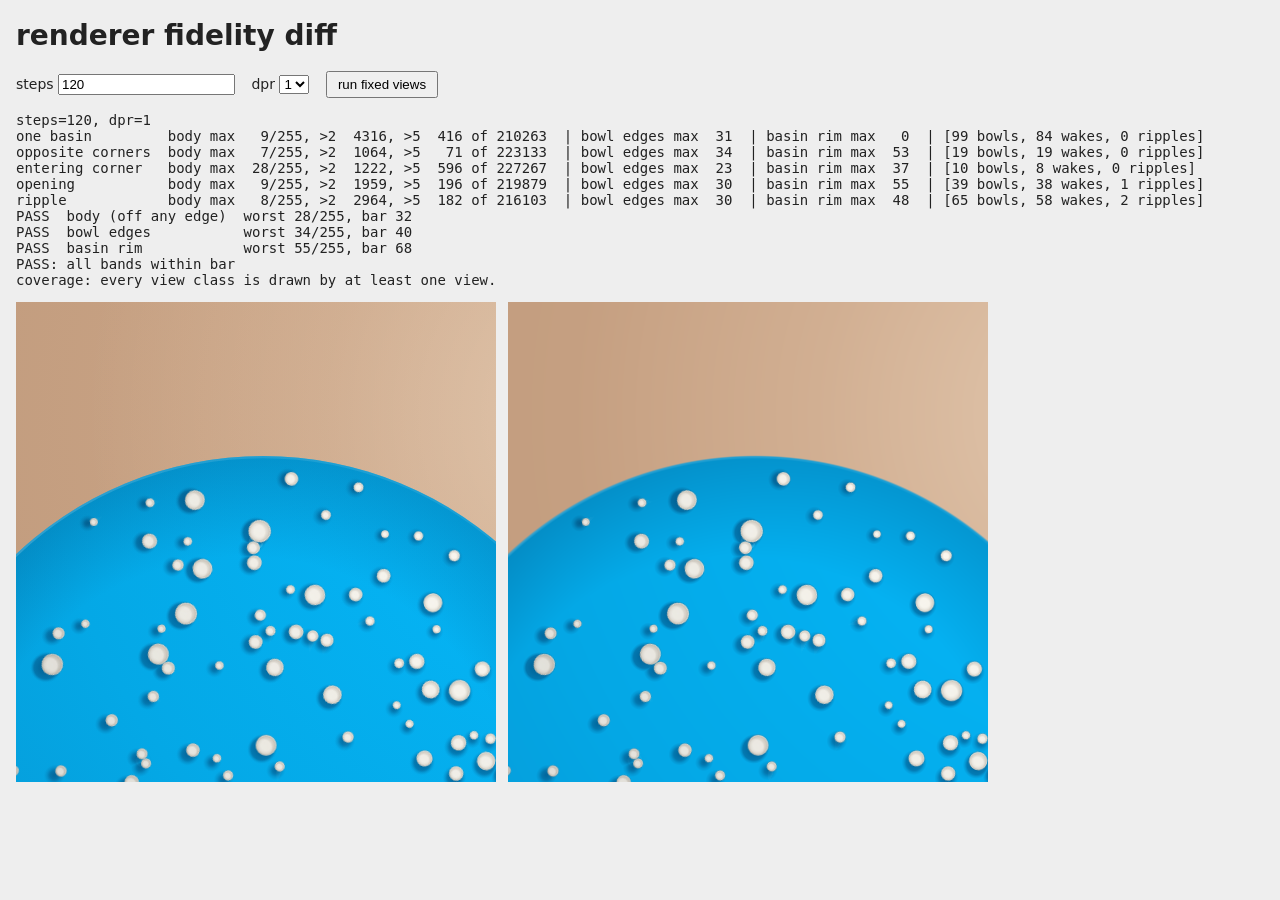
<file: show/clinamen/debug.html>
<!doctype html>
<html lang="en">
  <head>
    <meta charset="utf-8" />
    <meta name="viewport" content="width=device-width, initial-scale=1" />
    <title>clinamen renderer diff</title>
    <style>
      body { margin: 16px; font: 14px system-ui, sans-serif; background: #eee; color: #222; }
      label { margin-right: 12px; }
      button { padding: 4px 10px; }
      pre { white-space: pre-wrap; }
      .canvases { display: flex; gap: 12px; flex-wrap: wrap; margin-top: 12px; }
      canvas { width: min(45vw, 480px); height: auto; background: white; image-rendering: auto; }
    </style>
    <script type="module" crossorigin src="./assets/debug-BmQcXH5e.js"></script>
    <link rel="modulepreload" crossorigin href="./assets/sim-B88PxYSu.js">
    <link rel="modulepreload" crossorigin href="./assets/render.__ref-CwYCSj6j.js">
  </head>
  <body>
    <h1>renderer fidelity diff</h1>
    <p>
      <label>steps <input id="steps" type="number" min="0" value="120" /></label>
      <label>dpr <select id="dpr"><option>1</option><option>2</option></select></label>
      <button id="run">run fixed views</button>
    </p>
    <pre id="result">not run</pre>
    <div class="canvases"><canvas id="reference"></canvas><canvas id="candidate"></canvas></div>
  </body>
</html>
</file>
